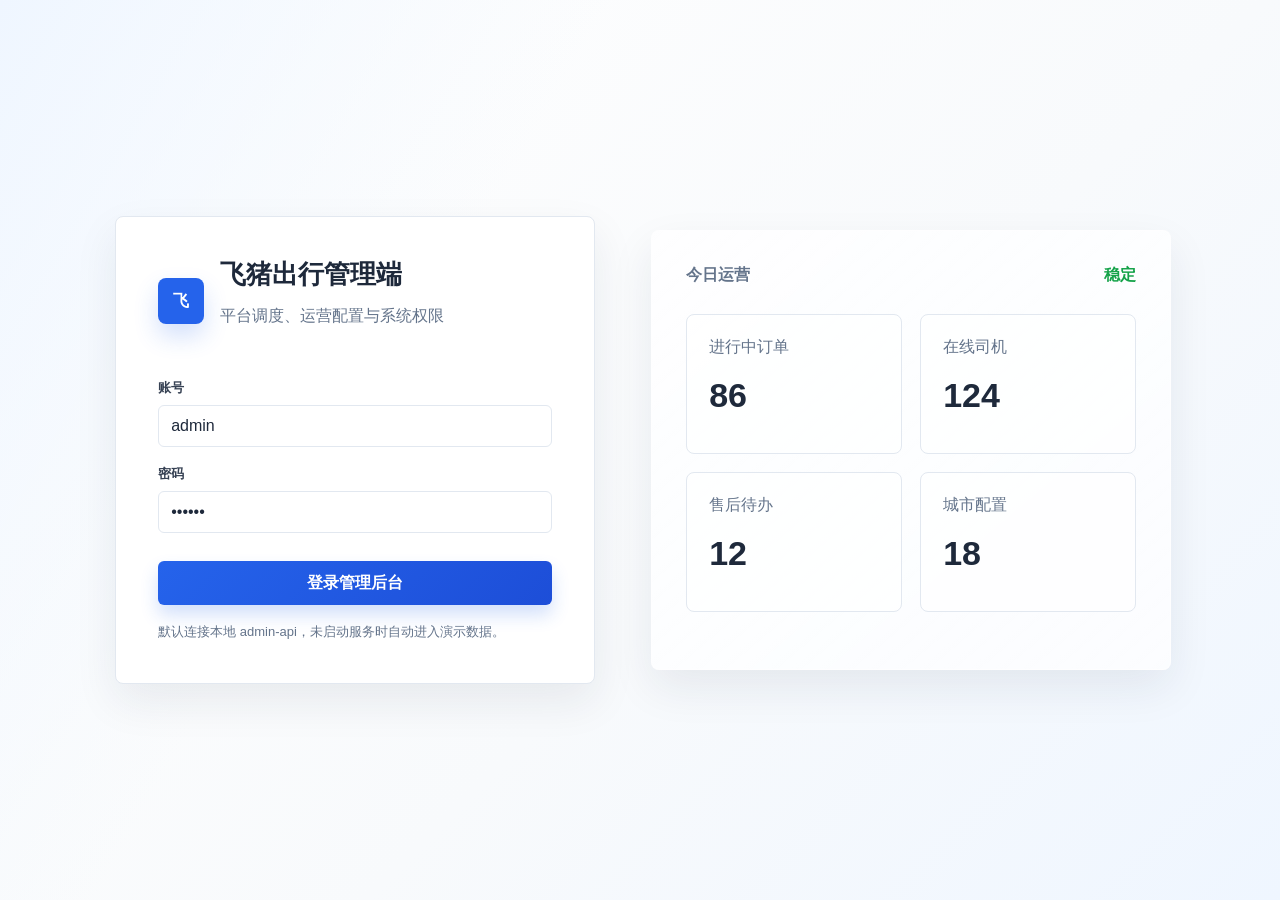
<file: Online ride-hailing/admin-web/index.html>
<!DOCTYPE html>
<html lang="zh-CN">
<head>
  <meta charset="UTF-8">
  <meta name="viewport" content="width=device-width, initial-scale=1.0">
  <title>飞猪出行管理端</title>
  <link rel="stylesheet" href="./styles.css">
</head>
<body>
  <div class="login-screen" id="loginScreen">
    <div class="login-panel">
      <div class="brand-lockup">
        <span class="brand-mark">飞</span>
        <div>
          <h1>飞猪出行管理端</h1>
          <p>平台调度、运营配置与系统权限</p>
        </div>
      </div>

      <form class="login-form" id="loginForm">
        <label>
          <span>账号</span>
          <input id="loginUsername" name="username" type="text" value="admin" autocomplete="username">
        </label>
        <label>
          <span>密码</span>
          <input id="loginPassword" name="password" type="password" value="123456" autocomplete="current-password">
        </label>
        <button class="primary-btn full" type="submit">登录管理后台</button>
      </form>
      <p class="login-note">默认连接本地 admin-api，未启动服务时自动进入演示数据。</p>
    </div>

    <div class="login-preview">
      <div class="preview-top">
        <span>今日运营</span>
        <strong>稳定</strong>
      </div>
      <div class="preview-grid">
        <div>
          <span>进行中订单</span>
          <strong>86</strong>
        </div>
        <div>
          <span>在线司机</span>
          <strong>124</strong>
        </div>
        <div>
          <span>售后待办</span>
          <strong>12</strong>
        </div>
        <div>
          <span>城市配置</span>
          <strong>18</strong>
        </div>
      </div>
    </div>
  </div>

  <div class="app-shell hidden" id="appShell">
    <aside class="sidebar">
      <div class="sidebar-brand">
        <span class="brand-mark">飞</span>
        <div>
          <strong>飞猪出行</strong>
          <span>平台管理端</span>
        </div>
      </div>
      <nav class="nav" id="mainNav"></nav>
      <div class="sidebar-foot">
        <span id="apiModeTag">演示数据</span>
        <button class="ghost-btn" id="openSettingBtn" type="button">接口设置</button>
      </div>
    </aside>

    <main class="main">
      <header class="topbar">
        <div>
          <p class="eyebrow" id="pageModule">工作台</p>
          <h2 id="pageTitle">运营概览</h2>
        </div>
        <div class="topbar-actions">
          <div class="search-box">
            <span>搜索</span>
            <input id="globalSearch" type="search" placeholder="订单号、账号、城市">
          </div>
          <button class="icon-btn" id="refreshBtn" type="button" aria-label="刷新">↻</button>
          <button class="theme-toggle" id="themeToggleBtn" type="button" aria-label="切换主题">
            <span class="theme-dot"></span>
            <strong id="themeToggleText">蓝白</strong>
          </button>
          <div class="admin-chip">
            <span id="adminAvatar">A</span>
            <div>
              <strong id="adminName">admin</strong>
              <small id="adminRole">超级管理员</small>
            </div>
          </div>
        </div>
      </header>

      <section class="content" id="content"></section>
    </main>
  </div>

  <div class="drawer-mask hidden" id="drawerMask"></div>
  <aside class="drawer hidden" id="drawer">
    <div class="drawer-head">
      <div>
        <p class="eyebrow" id="drawerType">编辑</p>
        <h3 id="drawerTitle">表单</h3>
      </div>
      <button class="icon-btn" id="closeDrawerBtn" type="button" aria-label="关闭">×</button>
    </div>
    <form class="drawer-form" id="drawerForm"></form>
  </aside>

  <div class="toast" id="toast"></div>

  <script src="./api.js"></script>
  <script src="./app.js"></script>
</body>
</html>
</file>
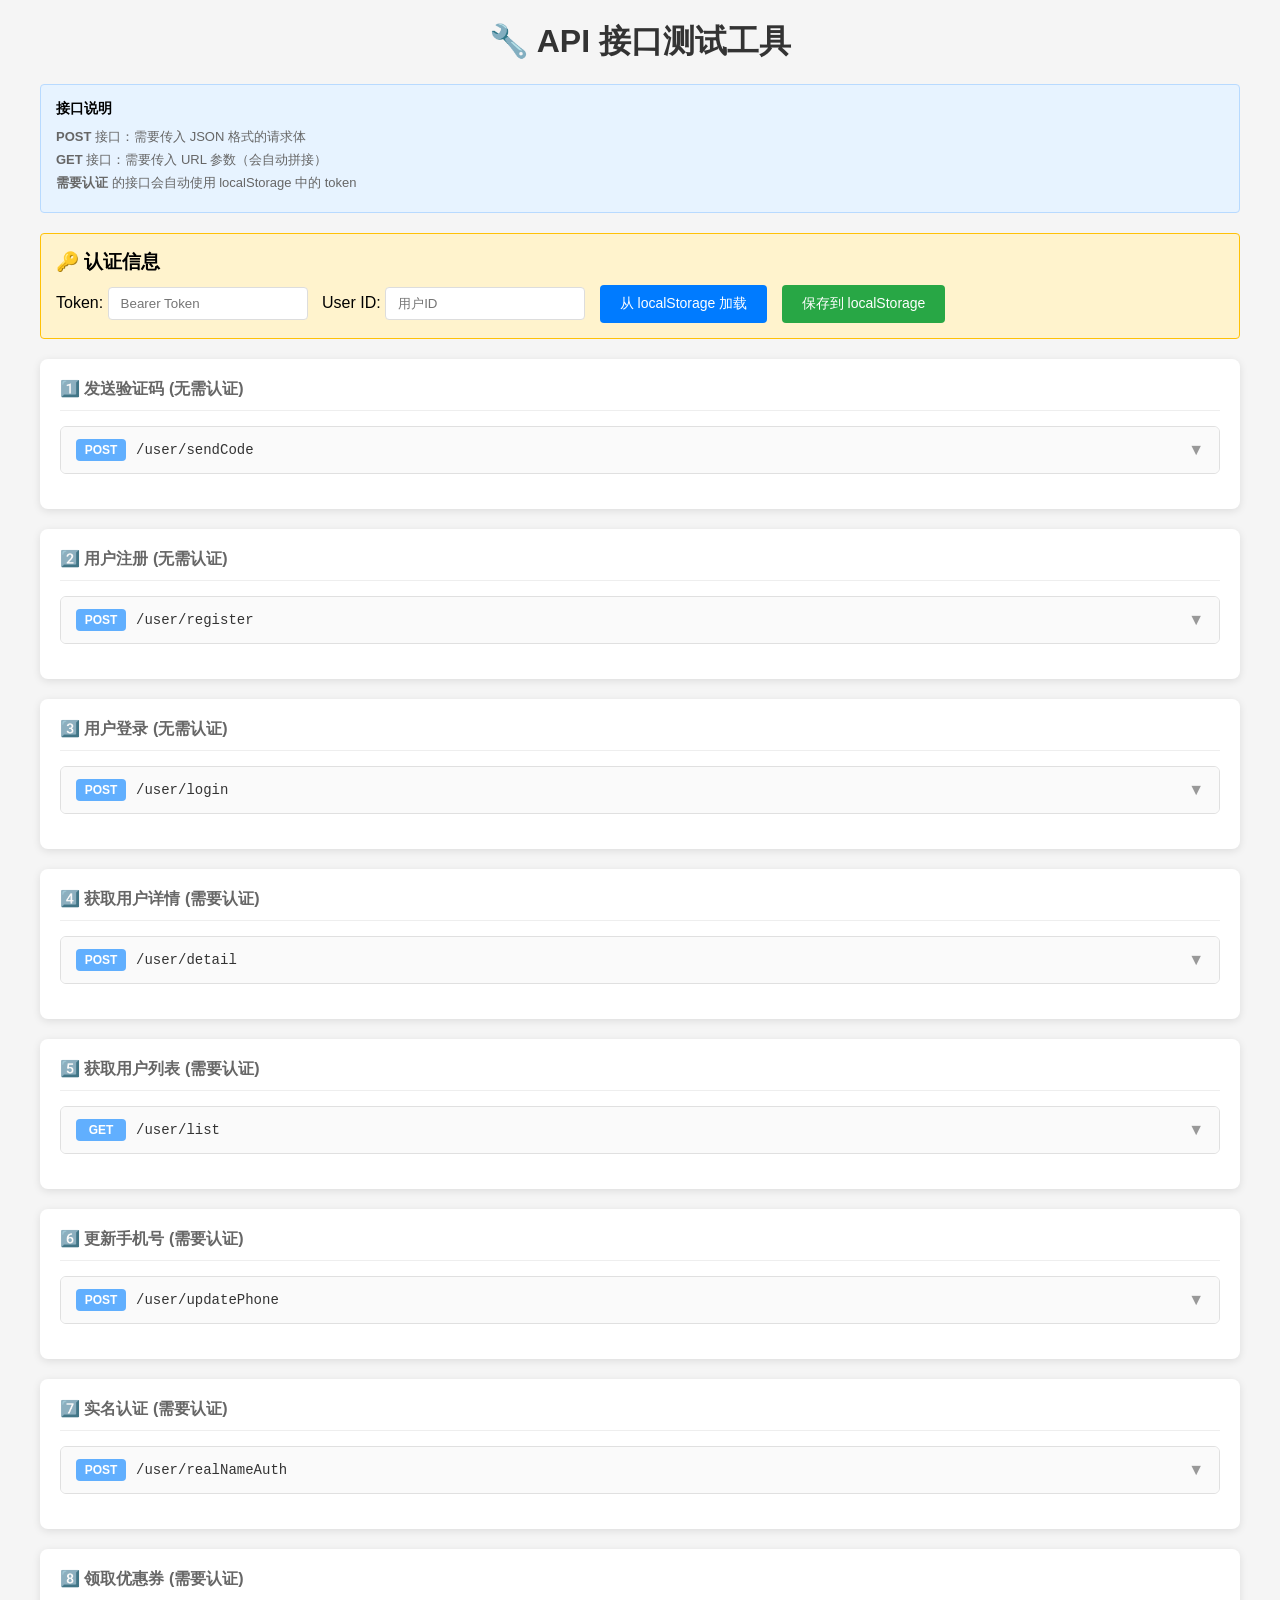
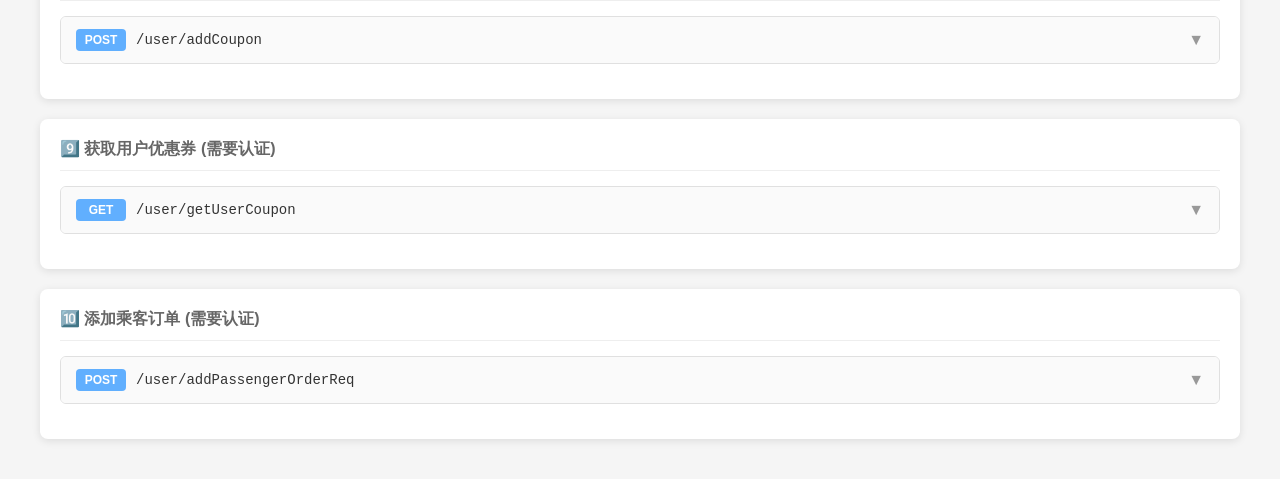
<file: Online ride-hailing/user-web/api-test.html>
<!DOCTYPE html>
<html lang="zh-CN">
<head>
    <meta charset="UTF-8">
    <meta name="viewport" content="width=device-width, initial-scale=1.0">
    <title>API 接口测试工具</title>
    <style>
        * { box-sizing: border-box; margin: 0; padding: 0; }
        body {
            font-family: -apple-system, BlinkMacSystemFont, 'Segoe UI', Roboto, sans-serif;
            background: #f5f5f5;
            padding: 20px;
        }
        .container { max-width: 1200px; margin: 0 auto; }
        h1 { color: #333; margin-bottom: 20px; text-align: center; }
        .section {
            background: #fff;
            border-radius: 8px;
            padding: 20px;
            margin-bottom: 20px;
            box-shadow: 0 2px 8px rgba(0,0,0,0.1);
        }
        .section h2 {
            color: #666;
            font-size: 16px;
            margin-bottom: 15px;
            padding-bottom: 10px;
            border-bottom: 1px solid #eee;
        }
        .api-item {
            border: 1px solid #e0e0e0;
            border-radius: 6px;
            margin-bottom: 15px;
            overflow: hidden;
        }
        .api-header {
            display: flex;
            align-items: center;
            padding: 12px 15px;
            background: #fafafa;
            cursor: pointer;
        }
        .api-header:hover { background: #f0f0f0; }
        .method {
            padding: 4px 8px;
            border-radius: 4px;
            font-size: 12px;
            font-weight: bold;
            margin-right: 10px;
            min-width: 50px;
            text-align: center;
        }
        .method.post { background: #61affe; color: #fff; }
        .method.get { background: #61affe; color: #fff; }
        .path { color: #333; font-family: monospace; font-size: 14px; }
        .toggle { margin-left: auto; color: #999; }
        .api-body { display: none; padding: 15px; background: #fff; }
        .api-body.active { display: block; }
        .form-group { margin-bottom: 12px; }
        .form-group label {
            display: block;
            margin-bottom: 5px;
            color: #666;
            font-size: 13px;
        }
        .form-group input, .form-group textarea {
            width: 100%;
            padding: 10px;
            border: 1px solid #ddd;
            border-radius: 4px;
            font-size: 14px;
        }
        .form-group textarea { height: 100px; resize: vertical; font-family: monospace; }
        .btn {
            padding: 10px 20px;
            border: none;
            border-radius: 4px;
            cursor: pointer;
            font-size: 14px;
            margin-right: 10px;
        }
        .btn-primary { background: #007bff; color: #fff; }
        .btn-primary:hover { background: #0056b3; }
        .btn-success { background: #28a745; color: #fff; }
        .btn-success:hover { background: #1e7e34; }
        .btn-danger { background: #dc3545; color: #fff; }
        .btn-danger:hover { background: #c82333; }
        .result {
            margin-top: 15px;
            padding: 15px;
            background: #f8f9fa;
            border-radius: 4px;
            border: 1px solid #e9ecef;
        }
        .result pre {
            white-space: pre-wrap;
            word-break: break-all;
            font-size: 13px;
            max-height: 300px;
            overflow-y: auto;
        }
        .result-label { 
            font-weight: bold; 
            margin-bottom: 8px;
            color: #333;
        }
        .success { color: #28a745; }
        .error { color: #dc3545; }
        .info-box {
            background: #e7f3ff;
            border: 1px solid #b8daff;
            border-radius: 4px;
            padding: 15px;
            margin-bottom: 20px;
        }
        .info-box h3 { font-size: 14px; margin-bottom: 10px; }
        .info-box p { font-size: 13px; color: #666; margin-bottom: 5px; }
        .auth-info {
            background: #fff3cd;
            border: 1px solid #ffc107;
            border-radius: 4px;
            padding: 15px;
            margin-bottom: 20px;
        }
        .auth-info input {
            padding: 8px 12px;
            border: 1px solid #ddd;
            border-radius: 4px;
            margin-right: 10px;
            width: 200px;
        }
    </style>
</head>
<body>
    <div class="container">
        <h1>🔧 API 接口测试工具</h1>
        
        <div class="info-box">
            <h3>接口说明</h3>
            <p><strong>POST</strong> 接口：需要传入 JSON 格式的请求体</p>
            <p><strong>GET</strong> 接口：需要传入 URL 参数（会自动拼接）</p>
            <p><strong>需要认证</strong> 的接口会自动使用 localStorage 中的 token</p>
        </div>

        <div class="auth-info">
            <h3 style="margin-bottom:10px;">🔑 认证信息</h3>
            <label>Token:</label>
            <input type="text" id="authToken" placeholder="Bearer Token">
            <label>User ID:</label>
            <input type="number" id="authUserId" placeholder="用户ID">
            <button class="btn btn-primary" onclick="loadAuthFromStorage()">从 localStorage 加载</button>
            <button class="btn btn-success" onclick="saveAuthToStorage()">保存到 localStorage</button>
        </div>

        <!-- 发送验证码 -->
        <div class="section">
            <h2>1️⃣ 发送验证码 (无需认证)</h2>
            <div class="api-item">
                <div class="api-header" onclick="toggleApi(this)">
                    <span class="method post">POST</span>
                    <span class="path">/user/sendCode</span>
                    <span class="toggle">▼</span>
                </div>
                <div class="api-body">
                    <div class="form-group">
                        <label>phone (手机号)</label>
                        <input type="text" id="sendCode_phone" value="13800138000">
                    </div>
                    <button class="btn btn-primary" onclick="testApi('sendCode', '/user/sendCode', 'POST', false)">发送请求</button>
                    <div class="result" id="result_sendCode"></div>
                </div>
            </div>
        </div>

        <!-- 用户注册 -->
        <div class="section">
            <h2>2️⃣ 用户注册 (无需认证)</h2>
            <div class="api-item">
                <div class="api-header" onclick="toggleApi(this)">
                    <span class="method post">POST</span>
                    <span class="path">/user/register</span>
                    <span class="toggle">▼</span>
                </div>
                <div class="api-body">
                    <div class="form-group">
                        <label>phone (手机号)</label>
                        <input type="text" id="register_phone" value="13800138000">
                    </div>
                    <div class="form-group">
                        <label>password (密码)</label>
                        <input type="text" id="register_password" value="123456">
                    </div>
                    <div class="form-group">
                        <label>code (验证码)</label>
                        <input type="text" id="register_code" value="123456">
                    </div>
                    <div class="form-group">
                        <label>nickname (昵称)</label>
                        <input type="text" id="register_nickname" value="测试用户">
                    </div>
                    <div class="form-group">
                        <label>avatar (头像URL，可选)</label>
                        <input type="text" id="register_avatar" value="">
                    </div>
                    <button class="btn btn-primary" onclick="testApi('register', '/user/register', 'POST', false)">注册</button>
                    <button class="btn btn-success" onclick="testApiAutoFill('register', '/user/register', 'POST', false)">自动填充并注册</button>
                    <div class="result" id="result_register"></div>
                </div>
            </div>
        </div>

        <!-- 用户登录 -->
        <div class="section">
            <h2>3️⃣ 用户登录 (无需认证)</h2>
            <div class="api-item">
                <div class="api-header" onclick="toggleApi(this)">
                    <span class="method post">POST</span>
                    <span class="path">/user/login</span>
                    <span class="toggle">▼</span>
                </div>
                <div class="api-body">
                    <div class="form-group">
                        <label>phone (手机号)</label>
                        <input type="text" id="login_phone" value="13800138000">
                    </div>
                    <div class="form-group">
                        <label>code (验证码)</label>
                        <input type="text" id="login_code" value="123456">
                    </div>
                    <button class="btn btn-primary" onclick="testApi('login', '/user/login', 'POST', false)">登录</button>
                    <button class="btn btn-success" onclick="loginAndSave()">登录并保存Token</button>
                    <div class="result" id="result_login"></div>
                </div>
            </div>
        </div>

        <!-- 获取用户详情 -->
        <div class="section">
            <h2>4️⃣ 获取用户详情 (需要认证)</h2>
            <div class="api-item">
                <div class="api-header" onclick="toggleApi(this)">
                    <span class="method post">POST</span>
                    <span class="path">/user/detail</span>
                    <span class="toggle">▼</span>
                </div>
                <div class="api-body">
                    <div class="form-group">
                        <label>user_id (用户ID)</label>
                        <input type="number" id="detail_user_id" value="1">
                    </div>
                    <button class="btn btn-primary" onclick="testApi('detail', '/user/detail', 'POST', true)">获取详情</button>
                    <div class="result" id="result_detail"></div>
                </div>
            </div>
        </div>

        <!-- 获取用户列表 -->
        <div class="section">
            <h2>5️⃣ 获取用户列表 (需要认证)</h2>
            <div class="api-item">
                <div class="api-header" onclick="toggleApi(this)">
                    <span class="method get">GET</span>
                    <span class="path">/user/list</span>
                    <span class="toggle">▼</span>
                </div>
                <div class="api-body">
                    <div class="form-group">
                        <label>page (页码)</label>
                        <input type="number" id="list_page" value="1">
                    </div>
                    <div class="form-group">
                        <label>page_size (每页数量)</label>
                        <input type="number" id="list_page_size" value="10">
                    </div>
                    <button class="btn btn-primary" onclick="testApi('list', '/user/list', 'GET', true)">获取列表</button>
                    <div class="result" id="result_list"></div>
                </div>
            </div>
        </div>

        <!-- 更新手机号 -->
        <div class="section">
            <h2>6️⃣ 更新手机号 (需要认证)</h2>
            <div class="api-item">
                <div class="api-header" onclick="toggleApi(this)">
                    <span class="method post">POST</span>
                    <span class="path">/user/updatePhone</span>
                    <span class="toggle">▼</span>
                </div>
                <div class="api-body">
                    <div class="form-group">
                        <label>user_id</label>
                        <input type="number" id="updatePhone_user_id" value="1">
                    </div>
                    <div class="form-group">
                        <label>old_phone (旧手机号)</label>
                        <input type="text" id="updatePhone_old_phone" value="13800138000">
                    </div>
                    <div class="form-group">
                        <label>new_phone (新手机号)</label>
                        <input type="text" id="updatePhone_new_phone" value="13900139000">
                    </div>
                    <div class="form-group">
                        <label>code (验证码)</label>
                        <input type="text" id="updatePhone_code" value="123456">
                    </div>
                    <button class="btn btn-primary" onclick="testApi('updatePhone', '/user/updatePhone', 'POST', true)">更新手机号</button>
                    <div class="result" id="result_updatePhone"></div>
                </div>
            </div>
        </div>

        <!-- 实名认证 -->
        <div class="section">
            <h2>7️⃣ 实名认证 (需要认证)</h2>
            <div class="api-item">
                <div class="api-header" onclick="toggleApi(this)">
                    <span class="method post">POST</span>
                    <span class="path">/user/realNameAuth</span>
                    <span class="toggle">▼</span>
                </div>
                <div class="api-body">
                    <div class="form-group">
                        <label>user_id</label>
                        <input type="number" id="realName_user_id" value="1">
                    </div>
                    <div class="form-group">
                        <label>real_name (真实姓名)</label>
                        <input type="text" id="realName_real_name" value="张三">
                    </div>
                    <div class="form-group">
                        <label>id_card (身份证号)</label>
                        <input type="text" id="realName_id_card" value="110101199001011234">
                    </div>
                    <button class="btn btn-primary" onclick="testApi('realName', '/user/realNameAuth', 'POST', true)">提交认证</button>
                    <div class="result" id="result_realName"></div>
                </div>
            </div>
        </div>

        <!-- 领取优惠券 -->
        <div class="section">
            <h2>8️⃣ 领取优惠券 (需要认证)</h2>
            <div class="api-item">
                <div class="api-header" onclick="toggleApi(this)">
                    <span class="method post">POST</span>
                    <span class="path">/user/addCoupon</span>
                    <span class="toggle">▼</span>
                </div>
                <div class="api-body">
                    <div class="form-group">
                        <label>userId</label>
                        <input type="number" id="coupon_userId" value="1">
                    </div>
                    <div class="form-group">
                        <label>templateId (优惠券模板ID)</label>
                        <input type="number" id="coupon_templateId" value="1">
                    </div>
                    <div class="form-group">
                        <label>count (领取数量)</label>
                        <input type="number" id="coupon_count" value="1">
                    </div>
                    <button class="btn btn-primary" onclick="testApi('coupon', '/user/addCoupon', 'POST', true)">领取优惠券</button>
                    <div class="result" id="result_coupon"></div>
                </div>
            </div>
        </div>

        <!-- 获取用户优惠券 -->
        <div class="section">
            <h2>9️⃣ 获取用户优惠券 (需要认证)</h2>
            <div class="api-item">
                <div class="api-header" onclick="toggleApi(this)">
                    <span class="method get">GET</span>
                    <span class="path">/user/getUserCoupon</span>
                    <span class="toggle">▼</span>
                </div>
                <div class="api-body">
                    <div class="form-group">
                        <label>userId</label>
                        <input type="number" id="userCoupon_userId" value="1">
                    </div>
                    <div class="form-group">
                        <label>status (0-全部, 1-未使用, 2-已使用, 3-已过期)</label>
                        <input type="number" id="userCoupon_status" value="0">
                    </div>
                    <div class="form-group">
                        <label>page (页码)</label>
                        <input type="number" id="userCoupon_page" value="1">
                    </div>
                    <div class="form-group">
                        <label>pageSize (每页数量)</label>
                        <input type="number" id="userCoupon_pageSize" value="10">
                    </div>
                    <button class="btn btn-primary" onclick="testApi('userCoupon', '/user/getUserCoupon', 'GET', true)">获取优惠券</button>
                    <div class="result" id="result_userCoupon"></div>
                </div>
            </div>
        </div>

        <!-- 添加乘客订单 -->
        <div class="section">
            <h2>🔟 添加乘客订单 (需要认证)</h2>
            <div class="api-item">
                <div class="api-header" onclick="toggleApi(this)">
                    <span class="method post">POST</span>
                    <span class="path">/user/addPassengerOrderReq</span>
                    <span class="toggle">▼</span>
                </div>
                <div class="api-body">
                    <div class="form-group">
                        <label>userId</label>
                        <input type="number" id="order_userId" value="1">
                    </div>
                    <div class="form-group">
                        <label>passengerName (乘客姓名)</label>
                        <input type="text" id="order_passengerName" value="张三">
                    </div>
                    <div class="form-group">
                        <label>passengerPhone (乘客电话)</label>
                        <input type="text" id="order_passengerPhone" value="13800138000">
                    </div>
                    <div class="form-group">
                        <label>startAddress (出发地址)</label>
                        <input type="text" id="order_startAddress" value="北京市朝阳区">
                    </div>
                    <div class="form-group">
                        <label>startLng (出发地经度)</label>
                        <input type="number" step="0.0001" id="order_startLng" value="116.397428">
                    </div>
                    <div class="form-group">
                        <label>startLat (出发地纬度)</label>
                        <input type="number" step="0.0001" id="order_startLat" value="39.908823">
                    </div>
                    <div class="form-group">
                        <label>endAddress (目的地址)</label>
                        <input type="text" id="order_endAddress" value="北京市海淀区">
                    </div>
                    <div class="form-group">
                        <label>endLng (目的地经度)</label>
                        <input type="number" step="0.0001" id="order_endLng" value="116.31234">
                    </div>
                    <div class="form-group">
                        <label>endLat (目的地纬度)</label>
                        <input type="number" step="0.0001" id="order_endLat" value="39.94567">
                    </div>
                    <div class="form-group">
                        <label>carType (车型: 1-快车, 2-优享, 3-专车, 4-豪华)</label>
                        <input type="number" id="order_carType" value="1">
                    </div>
                    <div class="form-group">
                        <label>couponId (优惠券ID，可选)</label>
                        <input type="number" id="order_couponId" value="0">
                    </div>
                    <div class="form-group">
                        <label>remark (备注，可选)</label>
                        <input type="text" id="order_remark" value="">
                    </div>
                    <button class="btn btn-primary" onclick="testApi('order', '/user/addPassengerOrderReq', 'POST', true)">创建订单</button>
                    <div class="result" id="result_order"></div>
                </div>
            </div>
        </div>
    </div>

    <script>
        const API_BASE = 'http://127.0.0.1:8888';

        // 加载 localStorage 中的认证信息
        function loadAuthFromStorage() {
            document.getElementById('authToken').value = localStorage.getItem('user_token') || '';
            document.getElementById('authUserId').value = localStorage.getItem('user_id') || '';
        }

        // 保存认证信息到 localStorage
        function saveAuthToStorage() {
            localStorage.setItem('user_token', document.getElementById('authToken').value);
            localStorage.setItem('user_id', document.getElementById('authUserId').value);
            alert('已保存到 localStorage');
        }

        // 切换 API 展开/收起
        function toggleApi(el) {
            const body = el.nextElementSibling;
            const toggle = el.querySelector('.toggle');
            if (body.classList.contains('active')) {
                body.classList.remove('active');
                toggle.textContent = '▼';
            } else {
                body.classList.add('active');
                toggle.textContent = '▲';
            }
        }

        // 构建请求数据
        function buildRequestData(apiName) {
            const prefix = apiName;
            const inputs = document.querySelectorAll(`#result_${prefix}`).parentElement.querySelectorAll('input');
            const data = {};
            
            // 根据不同的 API 获取对应的输入框值
            const fieldMap = {
                'sendCode': ['sendCode_phone'],
                'register': ['register_phone', 'register_password', 'register_code', 'register_nickname', 'register_avatar'],
                'login': ['login_phone', 'login_code'],
                'detail': ['detail_user_id'],
                'list': ['list_page', 'list_page_size'],
                'updatePhone': ['updatePhone_user_id', 'updatePhone_old_phone', 'updatePhone_new_phone', 'updatePhone_code'],
                'realName': ['realName_user_id', 'realName_real_name', 'realName_id_card'],
                'coupon': ['coupon_userId', 'coupon_templateId', 'coupon_count'],
                'userCoupon': ['userCoupon_userId', 'userCoupon_status', 'userCoupon_page', 'userCoupon_pageSize'],
                'order': ['order_userId', 'order_passengerName', 'order_passengerPhone', 'order_startAddress', 
                         'order_startLng', 'order_startLat', 'order_endAddress', 'order_endLng', 'order_endLat',
                         'order_carType', 'order_couponId', 'order_remark']
            };

            const fields = fieldMap[apiName] || [];
            fields.forEach(fieldId => {
                const input = document.getElementById(fieldId);
                if (input) {
                    // 将下划线格式的ID转换为驼峰或下划线格式
                    const key = fieldId.replace(new RegExp('^' + prefix + '_'), '');
                    let value = input.value;
                    
                    // 数字类型转换
                    if (input.type === 'number') {
                        value = value === '' ? 0 : Number(value);
                    }
                    
                    // 映射字段名
                    const fieldMapping = {
                        'phone': 'phone',
                        'password': 'password',
                        'code': 'code',
                        'nickname': 'nickname',
                        'avatar': 'avatar',
                        'user_id': 'user_id',
                        'page': 'page',
                        'page_size': 'page_size',
                        'userId': 'userId',
                        'old_phone': 'old_phone',
                        'new_phone': 'new_phone',
                        'real_name': 'real_name',
                        'id_card': 'id_card',
                        'templateId': 'templateId',
                        'count': 'count',
                        'status': 'status',
                        'pageSize': 'pageSize',
                        'passengerName': 'passengerName',
                        'passengerPhone': 'passengerPhone',
                        'startAddress': 'startAddress',
                        'startLng': 'startLng',
                        'startLat': 'startLat',
                        'endAddress': 'endAddress',
                        'endLng': 'endLng',
                        'endLat': 'endLat',
                        'carType': 'carType',
                        'couponId': 'couponId',
                        'remark': 'remark'
                    };
                    
                    data[fieldMapping[key] || key] = value;
                }
            });
            
            return data;
        }

        // 测试 API
        async function testApi(apiName, path, method, needAuth) {
            const resultDiv = document.getElementById(`result_${apiName}`);
            resultDiv.innerHTML = '<div class="result-label">⏳ 请求中...</div>';
            
            try {
                let url = API_BASE + path;
                let body = null;
                const headers = {
                    'Content-Type': 'application/json'
                };
                
                // 获取 token
                const tokenInput = document.getElementById('authToken').value;
                const token = tokenInput || localStorage.getItem('user_token');
                
                if (needAuth && token) {
                    headers['Authorization'] = `Bearer ${token}`;
                }
                
                if (method === 'GET') {
                    // GET 请求：将参数拼接到 URL
                    const data = buildRequestData(apiName);
                    const params = new URLSearchParams();
                    for (const [key, value] of Object.entries(data)) {
                        if (value !== '' && value !== null && value !== undefined) {
                            params.append(key, value);
                        }
                    }
                    if (params.toString()) {
                        url += '?' + params.toString();
                    }
                } else {
                    // POST 请求：JSON body
                    body = JSON.stringify(buildRequestData(apiName));
                }
                
                console.log(`请求: ${method} ${url}`);
                console.log('Body:', body);
                
                const response = await fetch(url, {
                    method,
                    headers,
                    body
                });
                
                const result = await response.json();
                
                let statusClass = response.ok ? 'success' : 'error';
                let statusText = response.ok ? '✅ 成功' : `❌ 失败 (${response.status})`;
                
                resultDiv.innerHTML = `
                    <div class="result-label ${statusClass}">${statusText}</div>
                    <pre>${JSON.stringify(result, null, 2)}</pre>
                `;
                
            } catch (error) {
                resultDiv.innerHTML = `
                    <div class="result-label error">❌ 网络错误</div>
                    <pre>${error.message}</pre>
                `;
            }
        }

        // 登录并保存 Token
        async function loginAndSave() {
            const phone = document.getElementById('login_phone').value;
            const code = document.getElementById('login_code').value;
            
            try {
                const response = await fetch(API_BASE + '/user/login', {
                    method: 'POST',
                    headers: { 'Content-Type': 'application/json' },
                    body: JSON.stringify({ phone, code })
                });
                
                const result = await response.json();
                
                if (result.code === 0 || result.code === 200) {
                    const userId = result.data?.user_id || result.data?.UserId;
                    const token = result.data?.token || result.data?.Token;
                    
                    if (token) {
                        localStorage.setItem('user_token', token);
                        localStorage.setItem('user_id', String(userId));
                        document.getElementById('authToken').value = token;
                        document.getElementById('authUserId').value = userId;
                        alert('登录成功！Token 已保存到 localStorage');
                    }
                    
                    document.getElementById('result_login').innerHTML = `
                        <div class="result-label success">✅ 登录成功</div>
                        <pre>${JSON.stringify(result, null, 2)}</pre>
                    `;
                } else {
                    document.getElementById('result_login').innerHTML = `
                        <div class="result-label error">❌ 登录失败</div>
                        <pre>${JSON.stringify(result, null, 2)}</pre>
                    `;
                }
            } catch (error) {
                document.getElementById('result_login').innerHTML = `
                    <div class="result-label error">❌ 网络错误</div>
                    <pre>${error.message}</pre>
                `;
            }
        }

        // 自动填充并注册
        async function testApiAutoFill(apiName, path, method, needAuth) {
            // 1. 先发送验证码
            const phone = document.getElementById('register_phone').value;
            try {
                await fetch(API_BASE + '/user/sendCode', {
                    method: 'POST',
                    headers: { 'Content-Type': 'application/json' },
                    body: JSON.stringify({ phone })
                });
            } catch (e) {}
            
            // 2. 使用默认验证码注册
            document.getElementById('register_code').value = '123456';
            testApi(apiName, path, method, needAuth);
        }

        // 页面加载时自动加载认证信息
        window.onload = function() {
            loadAuthFromStorage();
        };
    </script>
</body>
</html>
</file>
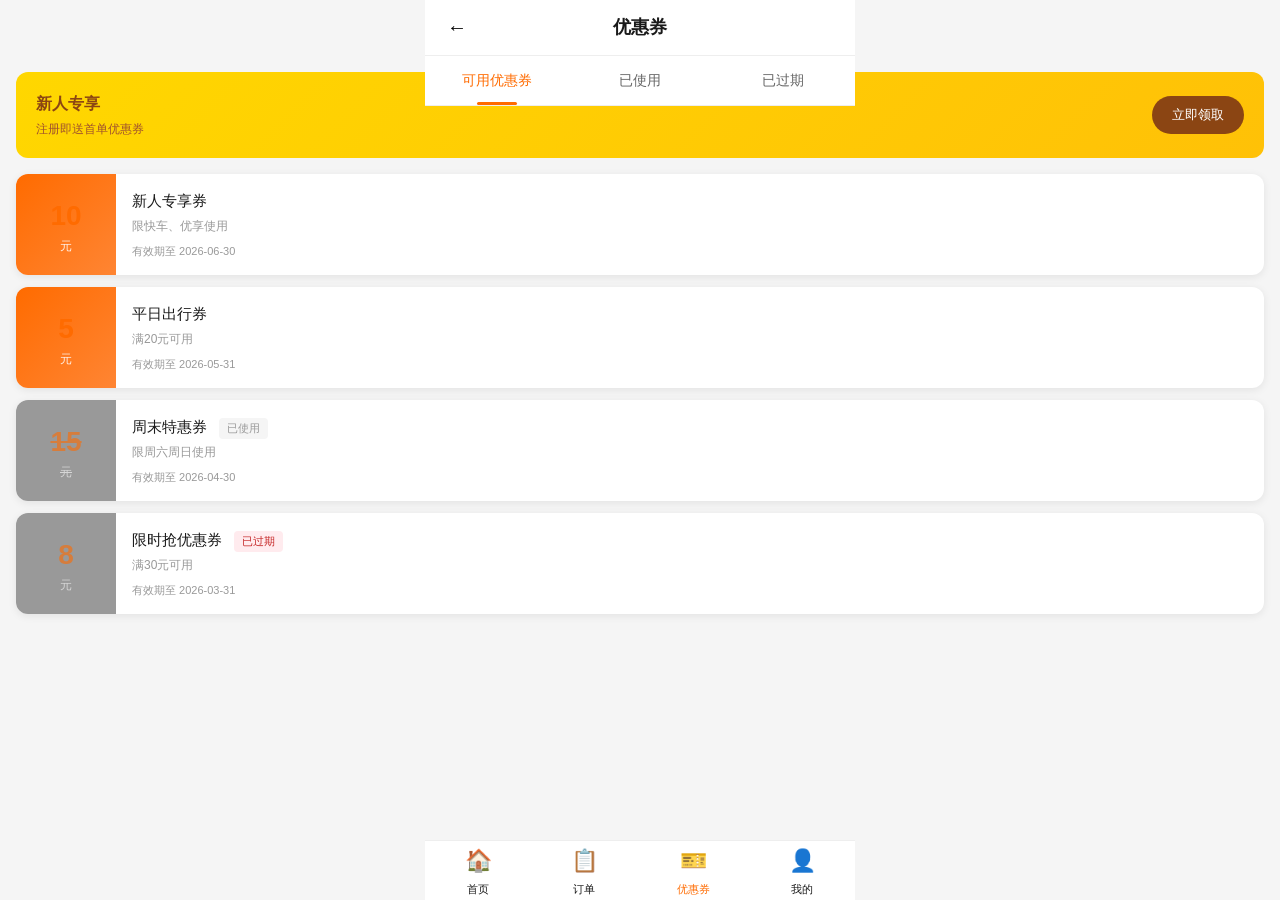
<file: Online ride-hailing/user-web/coupons.html>
<!DOCTYPE html>
<html lang="zh-CN">
<head>
  <meta charset="UTF-8">
  <meta name="viewport" content="width=device-width, initial-scale=1.0, maximum-scale=1.0, user-scalable=no">
  <title>优惠券 - 飞猪出行</title>
  <link rel="stylesheet" href="./styles.css">
  <style>
    .coupon-page {
      min-height: 100vh;
      background: var(--bg-gray);
      padding-bottom: 80px;
    }
    
    .page-header {
      position: fixed;
      top: 0;
      left: 50%;
      transform: translateX(-50%);
      width: 100%;
      max-width: 430px;
      height: 56px;
      background: var(--bg-white);
      display: flex;
      align-items: center;
      padding: 0 16px;
      z-index: 100;
      border-bottom: 1px solid var(--border-color);
    }
    
    .page-header h1 {
      flex: 1;
      text-align: center;
      font-size: 18px;
      font-weight: 600;
    }
    
    .back-btn {
      width: 32px;
      height: 32px;
      border: none;
      background: none;
      font-size: 20px;
      cursor: pointer;
    }
    
    .coupon-list {
      padding: 72px 16px 16px;
    }
    
    .coupon-empty {
      text-align: center;
      padding: 60px 20px;
    }
    
    .coupon-empty-icon {
      font-size: 64px;
      margin-bottom: 16px;
    }
    
    .coupon-empty-text {
      color: var(--text-secondary);
      font-size: 14px;
      margin-bottom: 16px;
    }
    
    .get-coupon-btn {
      display: inline-block;
      padding: 12px 24px;
      background: linear-gradient(135deg, var(--primary) 0%, var(--primary-dark) 100%);
      color: white;
      border-radius: var(--radius-lg);
      font-size: 14px;
      font-weight: 500;
      cursor: pointer;
    }
    
    .coupon-card {
      background: var(--bg-white);
      border-radius: var(--radius-md);
      margin-bottom: 12px;
      overflow: hidden;
      box-shadow: var(--shadow-sm);
    }
    
    .coupon-available {
      display: flex;
      align-items: stretch;
    }
    
    .coupon-left {
      width: 100px;
      background: linear-gradient(135deg, var(--primary) 0%, #FF8533 100%);
      display: flex;
      flex-direction: column;
      align-items: center;
      justify-content: center;
      padding: 16px;
      color: white;
    }
    
    .coupon-value {
      font-size: 28px;
      font-weight: 700;
    }
    
    .coupon-unit {
      font-size: 12px;
      opacity: 0.9;
    }
    
    .coupon-right {
      flex: 1;
      padding: 16px;
      display: flex;
      flex-direction: column;
      justify-content: center;
    }
    
    .coupon-name {
      font-size: 15px;
      font-weight: 500;
      margin-bottom: 4px;
    }
    
    .coupon-desc {
      font-size: 12px;
      color: var(--text-light);
      margin-bottom: 8px;
    }
    
    .coupon-time {
      font-size: 11px;
      color: var(--text-light);
    }
    
    .coupon-action {
      position: absolute;
      right: 16px;
      top: 50%;
      transform: translateY(-50%);
    }
    
    .use-btn {
      padding: 8px 16px;
      background: var(--primary);
      color: white;
      border: none;
      border-radius: 20px;
      font-size: 13px;
      cursor: pointer;
    }
    
    .coupon-used .coupon-left {
      background: var(--text-light);
    }
    
    .coupon-used .coupon-value,
    .coupon-used .coupon-unit {
      opacity: 0.6;
      text-decoration: line-through;
    }
    
    .coupon-expired .coupon-left {
      background: var(--text-light);
    }
    
    .coupon-expired .coupon-value,
    .coupon-expired .coupon-unit {
      opacity: 0.6;
    }
    
    .status-badge {
      display: inline-block;
      padding: 2px 8px;
      border-radius: 4px;
      font-size: 11px;
      margin-left: 8px;
    }
    
    .status-badge.used {
      background: var(--bg-gray);
      color: var(--text-light);
    }
    
    .status-badge.expired {
      background: #FFEBEE;
      color: #C62828;
    }
    
    .tab-bar {
      display: flex;
      background: var(--bg-white);
      border-bottom: 1px solid var(--border-color);
      position: fixed;
      top: 56px;
      left: 50%;
      transform: translateX(-50%);
      width: 100%;
      max-width: 430px;
      z-index: 99;
    }
    
    .tab-item {
      flex: 1;
      padding: 14px;
      text-align: center;
      font-size: 14px;
      color: var(--text-secondary);
      cursor: pointer;
      position: relative;
    }
    
    .tab-item.active {
      color: var(--primary);
      font-weight: 500;
    }
    
    .tab-item.active::after {
      content: '';
      position: absolute;
      bottom: 0;
      left: 50%;
      transform: translateX(-50%);
      width: 40px;
      height: 3px;
      background: var(--primary);
      border-radius: 2px;
    }
    
    .banner {
      background: linear-gradient(135deg, #FFD700 0%, #FFC107 100%);
      border-radius: var(--radius-md);
      padding: 20px;
      margin-bottom: 16px;
      display: flex;
      align-items: center;
      justify-content: space-between;
    }
    
    .banner-text h3 {
      font-size: 16px;
      color: #8B4513;
      margin-bottom: 4px;
    }
    
    .banner-text p {
      font-size: 12px;
      color: #A0522D;
    }
    
    .banner-btn {
      padding: 10px 20px;
      background: #8B4513;
      color: white;
      border: none;
      border-radius: 20px;
      font-size: 13px;
      cursor: pointer;
    }
  </style>
</head>
<body>
  <div class="coupon-page">
    <header class="page-header">
      <button class="back-btn" onclick="history.back()">←</button>
      <h1>优惠券</h1>
      <div style="width: 32px;"></div>
    </header>
    
    <div class="tab-bar">
      <div class="tab-item active" data-tab="available">可用优惠券</div>
      <div class="tab-item" data-tab="used">已使用</div>
      <div class="tab-item" data-tab="expired">已过期</div>
    </div>
    
    <div class="coupon-list" id="couponList">
      <div class="banner">
        <div class="banner-text">
          <h3>新人专享</h3>
          <p>注册即送首单优惠券</p>
        </div>
        <button class="banner-btn">立即领取</button>
      </div>
    </div>
    
    <nav class="bottom-nav">
      <div class="nav-item">
        <span class="nav-icon">🏠</span>
        <span class="nav-text">首页</span>
      </div>
      <div class="nav-item">
        <span class="nav-icon">📋</span>
        <span class="nav-text">订单</span>
      </div>
      <div class="nav-item active">
        <span class="nav-icon">🎫</span>
        <span class="nav-text">优惠券</span>
      </div>
      <div class="nav-item">
        <span class="nav-icon">👤</span>
        <span class="nav-text">我的</span>
      </div>
    </nav>
  </div>
  
  <div class="toast" id="toast"></div>
  
  <script src="./api.js"></script>
  <script>
    (function() {
      const couponList = document.getElementById('couponList');
      const toast = document.getElementById('toast');
      const tabItems = document.querySelectorAll('.tab-item');
      const navItems = document.querySelectorAll('.nav-item');
      
      let currentTab = 'available';
      
      function showToast(message, type = 'success') {
        toast.textContent = message;
        toast.className = 'toast show ' + type;
        setTimeout(() => toast.className = 'toast', 2500);
      }
      
      function renderCoupon(coupon) {
        return `
          <div class="coupon-card coupon-${coupon.status}">
            <div class="coupon-available">
              <div class="coupon-left">
                <span class="coupon-value">${coupon.value}</span>
                <span class="coupon-unit">元</span>
              </div>
              <div class="coupon-right">
                <div class="coupon-name">
                  ${coupon.name}
                  ${coupon.status === 'used' ? '<span class="status-badge used">已使用</span>' : ''}
                  ${coupon.status === 'expired' ? '<span class="status-badge expired">已过期</span>' : ''}
                </div>
                <div class="coupon-desc">${coupon.desc}</div>
                <div class="coupon-time">有效期至 ${coupon.expireTime}</div>
              </div>
            </div>
          </div>
        `;
      }
      
      function renderCoupons(coupons) {
        let html = '';
        
        if (currentTab === 'available') {
          html += `
            <div class="banner">
              <div class="banner-text">
                <h3>新人专享</h3>
                <p>注册即送首单优惠券</p>
              </div>
              <button class="banner-btn" onclick="showToast('领取成功')">立即领取</button>
            </div>
          `;
        }
        
        if (!coupons || coupons.length === 0) {
          html += `
            <div class="coupon-empty">
              <div class="coupon-empty-icon">🎫</div>
              <div class="coupon-empty-text">暂无${currentTab === 'available' ? '可用' : currentTab === 'used' ? '已使用' : '已过期'}优惠券</div>
              ${currentTab === 'available' ? '<div class="get-coupon-btn">去领取更多</div>' : ''}
            </div>
          `;
        } else {
          html += coupons.map(renderCoupon).join('');
        }
        
        couponList.innerHTML = html;
      }
      
      function loadCoupons() {
        const mockCoupons = [
          {
            id: 1,
            status: 'available',
            value: 10,
            name: '新人专享券',
            desc: '限快车、优享使用',
            expireTime: '2026-06-30'
          },
          {
            id: 2,
            status: 'available',
            value: 5,
            name: '平日出行券',
            desc: '满20元可用',
            expireTime: '2026-05-31'
          },
          {
            id: 3,
            status: 'used',
            value: 15,
            name: '周末特惠券',
            desc: '限周六周日使用',
            expireTime: '2026-04-30'
          },
          {
            id: 4,
            status: 'expired',
            value: 8,
            name: '限时抢优惠券',
            desc: '满30元可用',
            expireTime: '2026-03-31'
          }
        ];
        
        let filteredCoupons = mockCoupons;
        if (currentTab !== 'available') {
          filteredCoupons = mockCoupons.filter(c => c.status === currentTab);
        }
        
        renderCoupons(filteredCoupons);
      }
      
      tabItems.forEach(item => {
        item.addEventListener('click', () => {
          tabItems.forEach(i => i.classList.remove('active'));
          item.classList.add('active');
          currentTab = item.dataset.tab;
          loadCoupons();
        });
      });
      
      navItems.forEach((item, index) => {
        item.addEventListener('click', () => {
          if (index === 0) window.location.href = './ride-hailing.html';
          else if (index === 1) window.location.href = './order.html';
          else if (index === 3) window.location.href = './profile.html';
        });
      });
      
      loadCoupons();
    })();
  </script>
</body>
</html>
</file>
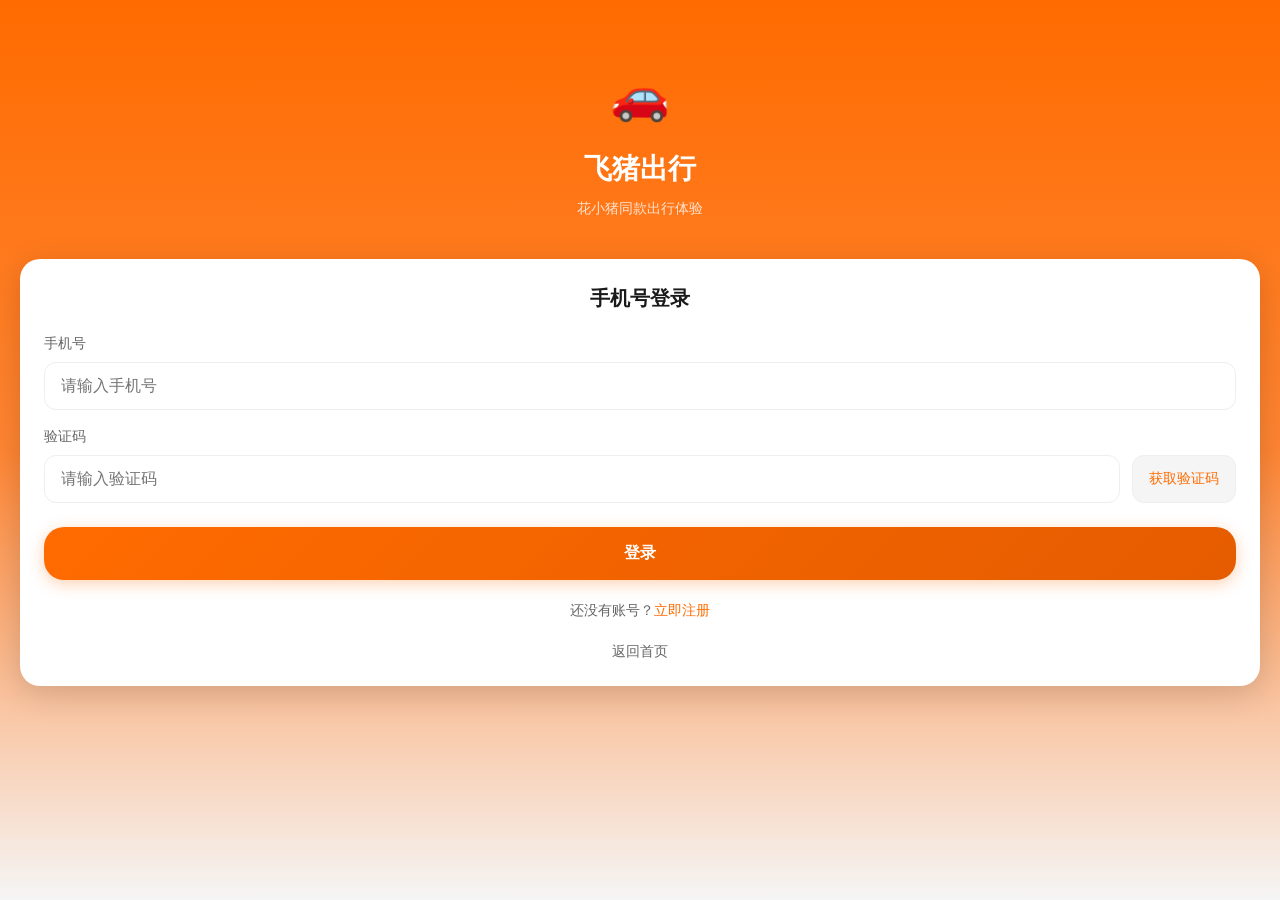
<file: Online ride-hailing/user-web/login.html>
<!DOCTYPE html>
<html lang="zh-CN">
<head>
  <meta charset="UTF-8">
  <meta name="viewport" content="width=device-width, initial-scale=1.0, maximum-scale=1.0, user-scalable=no">
  <title>登录 - 飞猪出行</title>
  <link rel="stylesheet" href="./styles.css">
  <style>
    .login-page {
      min-height: 100vh;
      background: linear-gradient(180deg, var(--primary) 0%, var(--primary-light) 50%, var(--bg-gray) 100%);
      padding: 20px;
    }
    
    .login-header {
      padding: 40px 0;
      text-align: center;
    }
    
    .login-logo {
      font-size: 48px;
      margin-bottom: 16px;
    }
    
    .login-title {
      font-size: 28px;
      font-weight: 700;
      color: white;
      margin-bottom: 8px;
    }
    
    .login-subtitle {
      font-size: 14px;
      color: rgba(255, 255, 255, 0.8);
    }
    
    .login-card {
      background: var(--bg-white);
      border-radius: var(--radius-lg);
      padding: 24px;
      box-shadow: var(--shadow-lg);
    }
    
    .login-card h2 {
      font-size: 20px;
      font-weight: 600;
      margin-bottom: 20px;
      text-align: center;
    }
    
    .form-group {
      margin-bottom: 16px;
    }
    
    .form-label {
      display: block;
      font-size: 14px;
      color: var(--text-secondary);
      margin-bottom: 8px;
    }
    
    .form-input {
      width: 100%;
      padding: 14px 16px;
      border: 1px solid var(--border-color);
      border-radius: var(--radius-md);
      font-size: 16px;
      outline: none;
      transition: border-color 0.2s, box-shadow 0.2s;
    }
    
    .form-input:focus {
      border-color: var(--primary);
      box-shadow: 0 0 0 3px rgba(255, 107, 0, 0.1);
    }
    
    .code-group {
      display: flex;
      gap: 12px;
    }
    
    .code-group .form-input {
      flex: 1;
    }
    
    .code-btn {
      flex-shrink: 0;
      padding: 14px 16px;
      background: var(--bg-gray);
      border: 1px solid var(--border-color);
      border-radius: var(--radius-md);
      font-size: 14px;
      color: var(--primary);
      font-weight: 500;
      cursor: pointer;
      transition: all 0.2s;
      min-width: 100px;
    }
    
    .code-btn:hover:not(:disabled) {
      background: rgba(255, 107, 0, 0.1);
    }
    
    .code-btn:disabled {
      color: var(--text-light);
      cursor: not-allowed;
    }
    
    .login-btn {
      width: 100%;
      padding: 16px;
      background: linear-gradient(135deg, var(--primary) 0%, var(--primary-dark) 100%);
      border: none;
      border-radius: var(--radius-lg);
      color: white;
      font-size: 16px;
      font-weight: 600;
      cursor: pointer;
      margin-top: 8px;
      transition: transform 0.2s, box-shadow 0.2s;
      box-shadow: 0 4px 16px rgba(255, 107, 0, 0.3);
    }
    
    .login-btn:hover:not(:disabled) {
      transform: translateY(-2px);
      box-shadow: 0 6px 20px rgba(255, 107, 0, 0.4);
    }
    
    .login-btn:disabled {
      opacity: 0.7;
      cursor: not-allowed;
      transform: none;
    }
    
    .register-link {
      text-align: center;
      margin-top: 20px;
      font-size: 14px;
      color: var(--text-secondary);
    }
    
    .register-link a {
      color: var(--primary);
      text-decoration: none;
      font-weight: 500;
    }
    
    .back-home {
      display: block;
      text-align: center;
      margin-top: 20px;
      color: var(--text-secondary);
      text-decoration: none;
      font-size: 14px;
    }
  </style>
</head>
<body>
  <div class="login-page">
    <div class="login-header">
      <div class="login-logo">🚗</div>
      <h1 class="login-title">飞猪出行</h1>
      <p class="login-subtitle">花小猪同款出行体验</p>
    </div>
    
    <div class="login-card">
      <h2>手机号登录</h2>
      <form id="loginForm">
        <div class="form-group">
          <label class="form-label">手机号</label>
          <input type="tel" class="form-input" id="phone" name="phone" placeholder="请输入手机号" maxlength="11">
        </div>
        <div class="form-group">
          <label class="form-label">验证码</label>
          <div class="code-group">
            <input type="text" class="form-input" id="code" name="code" placeholder="请输入验证码" maxlength="6">
            <button type="button" class="code-btn" id="sendCodeBtn">获取验证码</button>
          </div>
        </div>
        <button type="submit" class="login-btn" id="loginBtn">登录</button>
      </form>
      <div class="register-link">
        还没有账号？<a href="./register.html">立即注册</a>
      </div>
      <a href="./ride-hailing.html" class="back-home">返回首页</a>
    </div>
  </div>
  
  <div class="toast" id="toast"></div>
  
  <script src="./api.js"></script>
  <script>
    (function() {
      const form = document.getElementById('loginForm');
      const phoneInput = document.getElementById('phone');
      const codeInput = document.getElementById('code');
      const sendCodeBtn = document.getElementById('sendCodeBtn');
      const loginBtn = document.getElementById('loginBtn');
      const toast = document.getElementById('toast');
      
      let countdown = 0;
      let timer = null;
      
      function showToast(message, type = 'success') {
        toast.textContent = message;
        toast.className = 'toast show ' + type;
        setTimeout(() => {
          toast.className = 'toast';
        }, 2500);
      }
      
      function toPhoneValid(phone) {
        return /^1\d{10}$/.test(phone);
      }
      
      function updateSendCodeBtn() {
        if (countdown > 0) {
          sendCodeBtn.disabled = true;
          sendCodeBtn.textContent = countdown + 's';
        } else {
          sendCodeBtn.disabled = false;
          sendCodeBtn.textContent = '获取验证码';
        }
      }
      
      function startCountdown() {
        countdown = 60;
        updateSendCodeBtn();
        timer = setInterval(() => {
          countdown--;
          updateSendCodeBtn();
          if (countdown <= 0) {
            clearInterval(timer);
            timer = null;
          }
        }, 1000);
      }
      
      sendCodeBtn.addEventListener('click', async () => {
        const phone = phoneInput.value.trim();
        if (!toPhoneValid(phone)) {
          showToast('请输入正确的手机号', 'error');
          return;
        }
        
        sendCodeBtn.disabled = true;
        try {
          const res = await window.UserApi.sendCode({ phone });
          if (window.UserApi.isSuccessCode(res.code)) {
            showToast('验证码已发送');
            startCountdown();
          } else {
            showToast(res.message || '发送失败', 'error');
            sendCodeBtn.disabled = false;
          }
        } catch (e) {
          showToast('网络错误', 'error');
          sendCodeBtn.disabled = false;
        }
      });
      
      form.addEventListener('submit', async (e) => {
        e.preventDefault();
        
        const phone = phoneInput.value.trim();
        const code = codeInput.value.trim();
        
        if (!toPhoneValid(phone)) {
          showToast('请输入正确的手机号', 'error');
          return;
        }
        
        if (!code || code.length < 4) {
          showToast('请输入验证码', 'error');
          return;
        }
        
        loginBtn.disabled = true;
        loginBtn.textContent = '登录中...';
        
        try {
          const res = await window.UserApi.login({ phone, code });
          if (window.UserApi.isSuccessCode(res.code)) {
            showToast('登录成功');
            setTimeout(() => {
              const params = new URLSearchParams(window.location.search);
              const returnTo = params.get('returnTo') || 'ride-hailing.html';
              window.location.href = './' + returnTo;
            }, 500);
          } else {
            showToast(res.message || '登录失败', 'error');
          }
        } catch (e) {
          showToast('网络错误', 'error');
        } finally {
          loginBtn.disabled = false;
          loginBtn.textContent = '登录';
        }
      });
    })();
  </script>
</body>
</html>
</file>
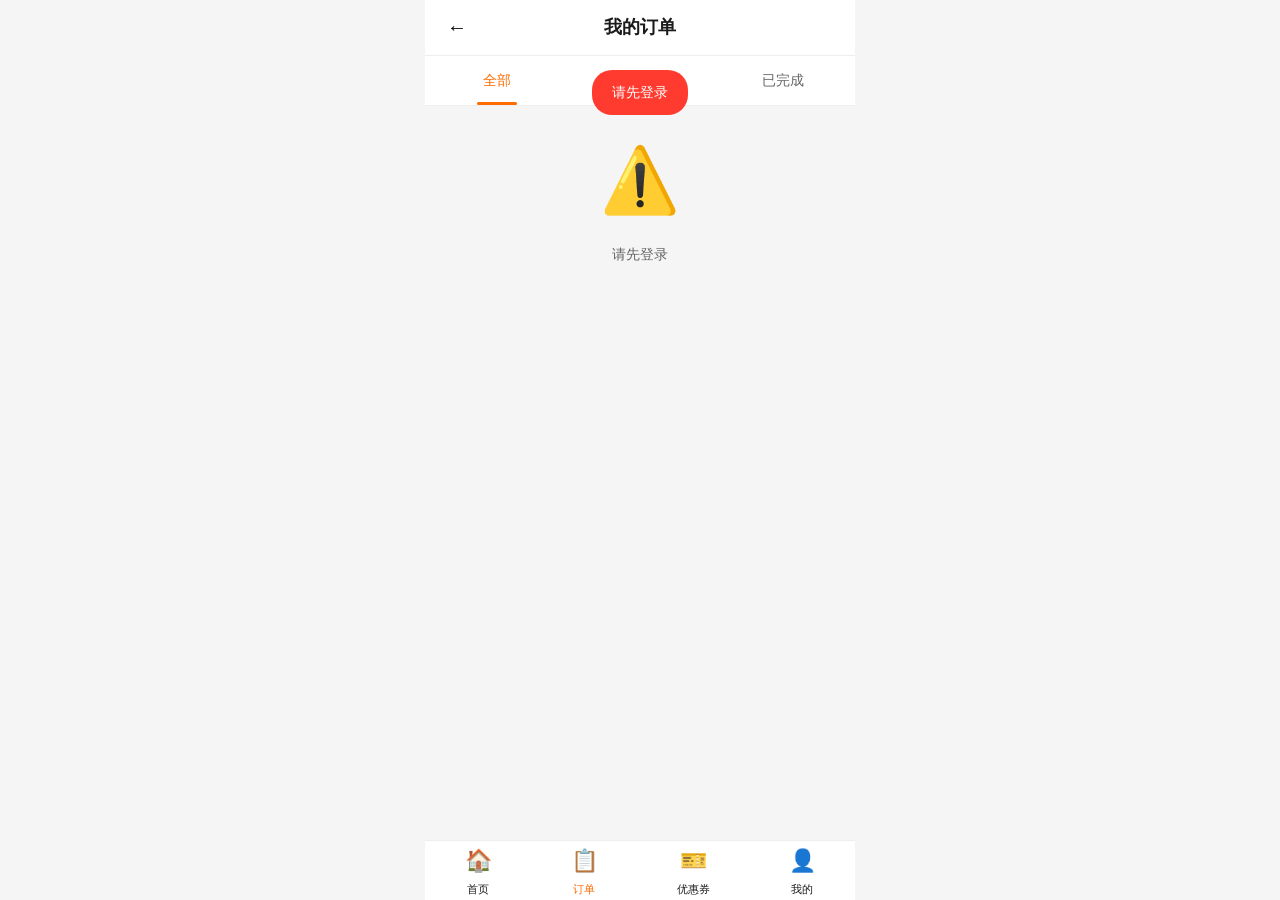
<file: Online ride-hailing/user-web/order.html>
<!DOCTYPE html>
<html lang="zh-CN">
<head>
  <meta charset="UTF-8">
  <meta name="viewport" content="width=device-width, initial-scale=1.0, maximum-scale=1.0, user-scalable=no">
  <title>我的订单 - 飞猪出行</title>
  <link rel="stylesheet" href="./styles.css">
  <style>
    .order-page {
      min-height: 100vh;
      background: var(--bg-gray);
      padding-bottom: 80px;
    }
    
    .page-header {
      position: fixed;
      top: 0;
      left: 50%;
      transform: translateX(-50%);
      width: 100%;
      max-width: 430px;
      height: 56px;
      background: var(--bg-white);
      display: flex;
      align-items: center;
      padding: 0 16px;
      z-index: 100;
      border-bottom: 1px solid var(--border-color);
    }
    
    .page-header h1 {
      flex: 1;
      text-align: center;
      font-size: 18px;
      font-weight: 600;
    }
    
    .back-btn {
      width: 32px;
      height: 32px;
      border: none;
      background: none;
      font-size: 20px;
      cursor: pointer;
    }
    
    .order-list {
      padding: 72px 16px 16px;
    }
    
    .order-empty {
      text-align: center;
      padding: 60px 20px;
    }
    
    .order-empty-icon {
      font-size: 64px;
      margin-bottom: 16px;
    }
    
    .order-empty-text {
      color: var(--text-secondary);
      font-size: 14px;
    }
    
    .order-item {
      background: var(--bg-white);
      border-radius: var(--radius-md);
      padding: 16px;
      margin-bottom: 12px;
      box-shadow: var(--shadow-sm);
      cursor: pointer;
      transition: transform 0.2s, box-shadow 0.2s;
    }
    
    .order-item:hover {
      transform: translateY(-2px);
      box-shadow: var(--shadow-md);
    }
    
    .order-item:active {
      transform: translateY(0);
    }
    
    .order-header {
      display: flex;
      justify-content: space-between;
      align-items: center;
      margin-bottom: 12px;
      padding-bottom: 12px;
      border-bottom: 1px dashed var(--border-color);
    }
    
    .order-type {
      font-size: 14px;
      font-weight: 500;
    }
    
    .order-status {
      font-size: 13px;
      padding: 4px 12px;
      border-radius: 20px;
    }
    
    .order-status.pending {
      background: #FFF3E0;
      color: #E65100;
    }
    
    .order-status.completed {
      background: #E8F5E9;
      color: #2E7D32;
    }
    
    .order-status.cancelled {
      background: #FFEBEE;
      color: #C62828;
    }
    
    .order-route {
      display: flex;
      align-items: center;
      gap: 12px;
      margin-bottom: 12px;
    }
    
    .route-dots {
      display: flex;
      flex-direction: column;
      align-items: center;
      gap: 4px;
    }
    
    .route-dot {
      width: 10px;
      height: 10px;
      border-radius: 50%;
    }
    
    .route-dot.start {
      background: #00C853;
    }
    
    .route-dot.end {
      background: #FF3B30;
    }
    
    .route-line {
      width: 2px;
      height: 20px;
      background: var(--border-color);
    }
    
    .route-text {
      flex: 1;
    }
    
    .route-from, .route-to {
      font-size: 14px;
      color: var(--text-primary);
      margin-bottom: 4px;
    }
    
    .route-to {
      color: var(--text-secondary);
    }
    
    .order-footer {
      display: flex;
      justify-content: space-between;
      align-items: center;
    }
    
    .order-time {
      font-size: 12px;
      color: var(--text-light);
    }
    
    .order-price {
      font-size: 18px;
      font-weight: 600;
      color: var(--primary);
    }
    
    .tab-bar {
      display: flex;
      background: var(--bg-white);
      border-bottom: 1px solid var(--border-color);
      position: fixed;
      top: 56px;
      left: 50%;
      transform: translateX(-50%);
      width: 100%;
      max-width: 430px;
      z-index: 99;
    }
    
    .tab-item {
      flex: 1;
      padding: 14px;
      text-align: center;
      font-size: 14px;
      color: var(--text-secondary);
      cursor: pointer;
      position: relative;
    }
    
    .tab-item.active {
      color: var(--primary);
      font-weight: 500;
    }
    
    .tab-item.active::after {
      content: '';
      position: absolute;
      bottom: 0;
      left: 50%;
      transform: translateX(-50%);
      width: 40px;
      height: 3px;
      background: var(--primary);
      border-radius: 2px;
    }
    
    /* 订单详情弹窗 */
    .modal-overlay {
      position: fixed;
      top: 0;
      left: 0;
      right: 0;
      bottom: 0;
      background: rgba(0, 0, 0, 0.5);
      z-index: 200;
      display: none;
      justify-content: center;
      align-items: flex-end;
    }
    
    .modal-overlay.show {
      display: flex;
    }
    
    .modal-content {
      background: var(--bg-white);
      width: 100%;
      max-width: 430px;
      max-height: 90vh;
      overflow-y: auto;
      border-radius: 20px 20px 0 0;
      animation: slideUp 0.3s ease;
    }
    
    @keyframes slideUp {
      from {
        transform: translateY(100%);
      }
      to {
        transform: translateY(0);
      }
    }
    
    .modal-header {
      display: flex;
      justify-content: space-between;
      align-items: center;
      padding: 16px;
      border-bottom: 1px solid var(--border-color);
    }
    
    .modal-title {
      font-size: 18px;
      font-weight: 600;
    }
    
    .modal-close {
      width: 32px;
      height: 32px;
      border: none;
      background: #f5f5f5;
      border-radius: 50%;
      font-size: 18px;
      cursor: pointer;
    }
    
    .modal-body {
      padding: 16px;
    }
    
    .detail-section {
      margin-bottom: 20px;
    }
    
    .detail-title {
      font-size: 14px;
      color: var(--text-secondary);
      margin-bottom: 12px;
    }
    
    .detail-item {
      display: flex;
      justify-content: space-between;
      padding: 8px 0;
      border-bottom: 1px solid #f5f5f5;
    }
    
    .detail-item:last-child {
      border-bottom: none;
    }
    
    .detail-label {
      font-size: 14px;
      color: var(--text-secondary);
    }
    
    .detail-value {
      font-size: 14px;
      color: var(--text-primary);
    }
    
    .driver-info {
      display: flex;
      align-items: center;
      gap: 12px;
      padding: 12px;
      background: #f9f9f9;
      border-radius: 12px;
    }
    
    .driver-avatar {
      width: 50px;
      height: 50px;
      border-radius: 50%;
      background: var(--primary);
      display: flex;
      align-items: center;
      justify-content: center;
      color: white;
      font-size: 20px;
    }
    
    .driver-details {
      flex: 1;
    }
    
    .driver-name {
      font-size: 16px;
      font-weight: 500;
      margin-bottom: 4px;
    }
    
    .driver-car {
      font-size: 14px;
      color: var(--text-secondary);
    }
    
    .price-detail {
      background: #fafafa;
      border-radius: 12px;
      padding: 16px;
    }
    
    .price-row {
      display: flex;
      justify-content: space-between;
      padding: 6px 0;
      font-size: 14px;
    }
    
    .price-row.total {
      padding-top: 12px;
      margin-top: 8px;
      border-top: 1px solid #eee;
      font-weight: 600;
      font-size: 16px;
    }
    
    .price-row.total .detail-value {
      color: var(--primary);
    }
    
    .loading {
      text-align: center;
      padding: 40px;
      color: var(--text-secondary);
    }
    
    .loading-spinner {
      width: 32px;
      height: 32px;
      border: 3px solid #f3f3f3;
      border-top: 3px solid var(--primary);
      border-radius: 50%;
      animation: spin 1s linear infinite;
      margin: 0 auto 12px;
    }
    
    @keyframes spin {
      0% { transform: rotate(0deg); }
      100% { transform: rotate(360deg); }
    }
  </style>
</head>
<body>
  <div class="order-page">
    <header class="page-header">
      <button class="back-btn" onclick="history.back()">←</button>
      <h1>我的订单</h1>
      <div style="width: 32px;"></div>
    </header>
    
    <div class="tab-bar">
      <div class="tab-item active" data-tab="0">全部</div>
      <div class="tab-item" data-tab="2">待接单</div>
      <div class="tab-item" data-tab="5">已完成</div>
    </div>
    
    <div class="order-list" id="orderList">
      <div class="loading">
        <div class="loading-spinner"></div>
        <div>加载中...</div>
      </div>
    </div>
    
    <nav class="bottom-nav">
      <div class="nav-item">
        <span class="nav-icon">🏠</span>
        <span class="nav-text">首页</span>
      </div>
      <div class="nav-item active">
        <span class="nav-icon">📋</span>
        <span class="nav-text">订单</span>
      </div>
      <div class="nav-item">
        <span class="nav-icon">🎫</span>
        <span class="nav-text">优惠券</span>
      </div>
      <div class="nav-item">
        <span class="nav-icon">👤</span>
        <span class="nav-text">我的</span>
      </div>
    </nav>
  </div>
  
  <!-- 订单详情弹窗 -->
  <div class="modal-overlay" id="detailModal">
    <div class="modal-content">
      <div class="modal-header">
        <div class="modal-title">订单详情</div>
        <button class="modal-close" onclick="closeDetailModal()">×</button>
      </div>
      <div class="modal-body" id="detailContent">
        <!-- 详情内容将在这里动态渲染 -->
      </div>
    </div>
  </div>
  
  <div class="toast" id="toast"></div>
  
  <script src="./api.js"></script>
  <script>
    (function() {
      const orderList = document.getElementById('orderList');
      const toast = document.getElementById('toast');
      const tabItems = document.querySelectorAll('.tab-item');
      const navItems = document.querySelectorAll('.nav-item');
      const detailModal = document.getElementById('detailModal');
      const detailContent = document.getElementById('detailContent');
      
      let currentTab = 0; // 0 = 全部
      let ordersData = [];
      
      function showToast(message, type = 'success') {
        toast.textContent = message;
        toast.className = 'toast show ' + type;
        setTimeout(() => toast.className = 'toast', 2500);
      }
      
      function formatTime(timestamp) {
        if (!timestamp) return '-';
        const date = new Date(timestamp * 1000);
        return date.toLocaleString('zh-CN', {
          month: '2-digit',
          day: '2-digit',
          hour: '2-digit',
          minute: '2-digit'
        });
      }
      
      function getStatusInfo(status) {
        const statusMap = {
          1: { text: '待支付', class: 'pending' },
          2: { text: '待接单', class: 'pending' },
          3: { text: '待上车', class: 'pending' },
          4: { text: '行程中', class: 'pending' },
          5: { text: '已完成', class: 'completed' },
          6: { text: '已取消', class: 'cancelled' }
        };
        return statusMap[status] || { text: '未知', class: 'pending' };
      }
      
      function getOrderTypeText(type) {
        const typeMap = {
          1: '即时用车',
          2: '预约用车',
          3: '拼车'
        };
        return typeMap[type] || '即时用车';
      }
      
      function renderOrderItem(order) {
        const status = getStatusInfo(order.status);
        const price = order.actualPrice || order.estimatedPrice || 0;
        
        return `
          <div class="order-item" onclick="showOrderDetail('${order.orderId}')">
            <div class="order-header">
              <span class="order-type">${order.carType || '快车'}</span>
              <span class="order-status ${status.class}">${status.text}</span>
            </div>
            <div class="order-route">
              <div class="route-dots">
                <div class="route-dot start"></div>
                <div class="route-line"></div>
                <div class="route-dot end"></div>
              </div>
              <div class="route-text">
                <div class="route-from">${order.startAddress || '-'}</div>
                <div class="route-to">${order.endAddress || '-'}</div>
              </div>
            </div>
            <div class="order-footer">
              <span class="order-time">${formatTime(order.bookTime || order.createTime)}</span>
              <span class="order-price">¥${price.toFixed(2)}</span>
            </div>
          </div>
        `;
      }
      
      function renderOrders(orders) {
        if (!orders || orders.length === 0) {
          orderList.innerHTML = `
            <div class="order-empty">
              <div class="order-empty-icon">📋</div>
              <div class="order-empty-text">暂无订单记录</div>
            </div>
          `;
          return;
        }
        
        let filteredOrders = orders;
        if (currentTab !== 0) {
          filteredOrders = orders.filter(o => o.status === currentTab);
        }
        
        if (filteredOrders.length === 0) {
          orderList.innerHTML = `
            <div class="order-empty">
              <div class="order-empty-icon">📋</div>
              <div class="order-empty-text">暂无相关订单</div>
            </div>
          `;
          return;
        }
        
        orderList.innerHTML = filteredOrders.map(renderOrderItem).join('');
      }
      
      // 字段名转换：下划线转驼峰
      function convertKeysToCamelCase(obj) {
        if (Array.isArray(obj)) {
          return obj.map(item => convertKeysToCamelCase(item));
        }
        if (obj !== null && typeof obj === 'object') {
          return Object.keys(obj).reduce((result, key) => {
            const camelKey = key.replace(/_([a-z])/g, (_, c) => c.toUpperCase());
            result[camelKey] = convertKeysToCamelCase(obj[key]);
            return result;
          }, {});
        }
        return obj;
      }

      async function loadOrders() {
        orderList.innerHTML = `
          <div class="loading">
            <div class="loading-spinner"></div>
            <div>加载中...</div>
          </div>
        `;

        try {
          const userId = parseInt(localStorage.getItem('user_id') || '0', 10);
          if (!userId) {
            showToast('请先登录', 'error');
            orderList.innerHTML = `
              <div class="order-empty">
                <div class="order-empty-icon">⚠️</div>
                <div class="order-empty-text">请先登录</div>
              </div>
            `;
            return;
          }

          const status = currentTab === 0 ? undefined : currentTab;
          const resp = await UserApi.getUserOrderList({
            userId: userId,
            status: status,
            page: 1,
            pageSize: 20
          });

          if (UserApi.isSuccessCode(resp.code)) {
            ordersData = convertKeysToCamelCase(resp.data?.orders || []);
            renderOrders(ordersData);
          } else {
            showToast(resp.message || '加载失败', 'error');
            renderOrders([]);
          }
        } catch (error) {
          console.error('加载订单失败:', error);
          showToast('网络错误，请稍后重试', 'error');
          renderOrders([]);
        }
      }
      
      async function showOrderDetail(orderId) {
        const userId = parseInt(localStorage.getItem('user_id') || '0', 10);
        if (!userId) {
          showToast('请先登录', 'error');
          return;
        }

        detailContent.innerHTML = `
          <div class="loading">
            <div class="loading-spinner"></div>
            <div>加载中...</div>
          </div>
        `;
        detailModal.classList.add('show');

        try {
          const resp = await UserApi.getPassengerOrderDetail({
            userId: userId,
            orderId: orderId
          });

          if (UserApi.isSuccessCode(resp.code)) {
            const order = convertKeysToCamelCase(resp.data?.order);
            const feeDetails = convertKeysToCamelCase(resp.data?.fee_details || []);
            if (order) {
              renderOrderDetail(order, feeDetails);
            } else {
              showToast('订单不存在', 'error');
              closeDetailModal();
            }
          } else {
            showToast(resp.message || '加载失败', 'error');
            closeDetailModal();
          }
        } catch (error) {
          console.error('加载订单详情失败:', error);
          showToast('网络错误，请稍后重试', 'error');
          closeDetailModal();
        }
      }
      
      function renderOrderDetail(order, feeDetails) {
        const status = getStatusInfo(order.status);
        const price = order.actualPrice || order.estimatedPrice || 0;
        const carType = order.carType || '快车';
        
        let feeHtml = '';
        if (feeDetails && feeDetails.length > 0) {
          feeHtml = feeDetails.map(fee => `
            <div class="price-row">
              <span class="detail-label">${fee.feeName || '其他费用'}</span>
              <span class="detail-value">¥${(fee.amount || 0).toFixed(2)}</span>
            </div>
          `).join('');
        } else {
          feeHtml = `
            <div class="price-row">
              <span class="detail-label">行程费用</span>
              <span class="detail-value">¥${price.toFixed(2)}</span>
            </div>
          `;
        }
        
        detailContent.innerHTML = `
          <div class="detail-section">
            <div class="detail-title">订单状态</div>
            <div class="detail-item">
              <span class="detail-label">订单号</span>
              <span class="detail-value">${order.orderId}</span>
            </div>
            <div class="detail-item">
              <span class="detail-label">订单状态</span>
              <span class="order-status ${status.class}" style="padding: 2px 8px; font-size: 12px;">${status.text}</span>
            </div>
            <div class="detail-item">
              <span class="detail-label">订单类型</span>
              <span class="detail-value">${getOrderTypeText(order.orderType)}</span>
            </div>
            <div class="detail-item">
              <span class="detail-label">车型</span>
              <span class="detail-value">${carType}</span>
            </div>
          </div>
          
          <div class="detail-section">
            <div class="detail-title">行程信息</div>
            <div class="order-route" style="margin-bottom: 0;">
              <div class="route-dots">
                <div class="route-dot start"></div>
                <div class="route-line"></div>
                <div class="route-dot end"></div>
              </div>
              <div class="route-text">
                <div class="route-from">${order.startAddress || '-'}</div>
                <div class="route-to">${order.endAddress || '-'}</div>
              </div>
            </div>
          </div>
          
          ${order.driverName ? `
          <div class="detail-section">
            <div class="detail-title">司机信息</div>
            <div class="driver-info">
              <div class="driver-avatar">🚗</div>
              <div class="driver-details">
                <div class="driver-name">${order.driverName || '-'}</div>
                <div class="driver-car">${order.vehicleModel || carType} · ${order.licensePlate || '-'}</div>
              </div>
            </div>
          </div>
          ` : ''}
          
          <div class="detail-section">
            <div class="detail-title">费用明细</div>
            <div class="price-detail">
              ${feeHtml}
              <div class="price-row total">
                <span class="detail-label">实付金额</span>
                <span class="detail-value">¥${price.toFixed(2)}</span>
              </div>
            </div>
          </div>
          
          <div class="detail-section">
            <div class="detail-title">时间信息</div>
            <div class="detail-item">
              <span class="detail-label">下单时间</span>
              <span class="detail-value">${formatTime(order.bookTime)}</span>
            </div>
            ${order.acceptTime ? `
            <div class="detail-item">
              <span class="detail-label">接单时间</span>
              <span class="detail-value">${formatTime(order.acceptTime)}</span>
            </div>
            ` : ''}
            ${order.startTime ? `
            <div class="detail-item">
              <span class="detail-label">开始行程</span>
              <span class="detail-value">${formatTime(order.startTime)}</span>
            </div>
            ` : ''}
            ${order.finishTime ? `
            <div class="detail-item">
              <span class="detail-label">完成时间</span>
              <span class="detail-value">${formatTime(order.finishTime)}</span>
            </div>
            ` : ''}
          </div>
        `;
      }
      
      function closeDetailModal() {
        detailModal.classList.remove('show');
      }
      
      tabItems.forEach(item => {
        item.addEventListener('click', () => {
          tabItems.forEach(i => i.classList.remove('active'));
          item.classList.add('active');
          currentTab = parseInt(item.dataset.tab, 10);
          loadOrders();
        });
      });
      
      navItems.forEach((item, index) => {
        item.addEventListener('click', () => {
          if (index === 0) window.location.href = './ride-hailing.html';
          else if (index === 2) window.location.href = './coupons.html';
          else if (index === 3) window.location.href = './profile.html';
        });
      });
      
      detailModal.addEventListener('click', (e) => {
        if (e.target === detailModal) {
          closeDetailModal();
        }
      });
      
      // 暴露给全局使用
      window.showOrderDetail = showOrderDetail;
      window.closeDetailModal = closeDetailModal;
      
      loadOrders();
    })();
  </script>
</body>
</html>
</file>
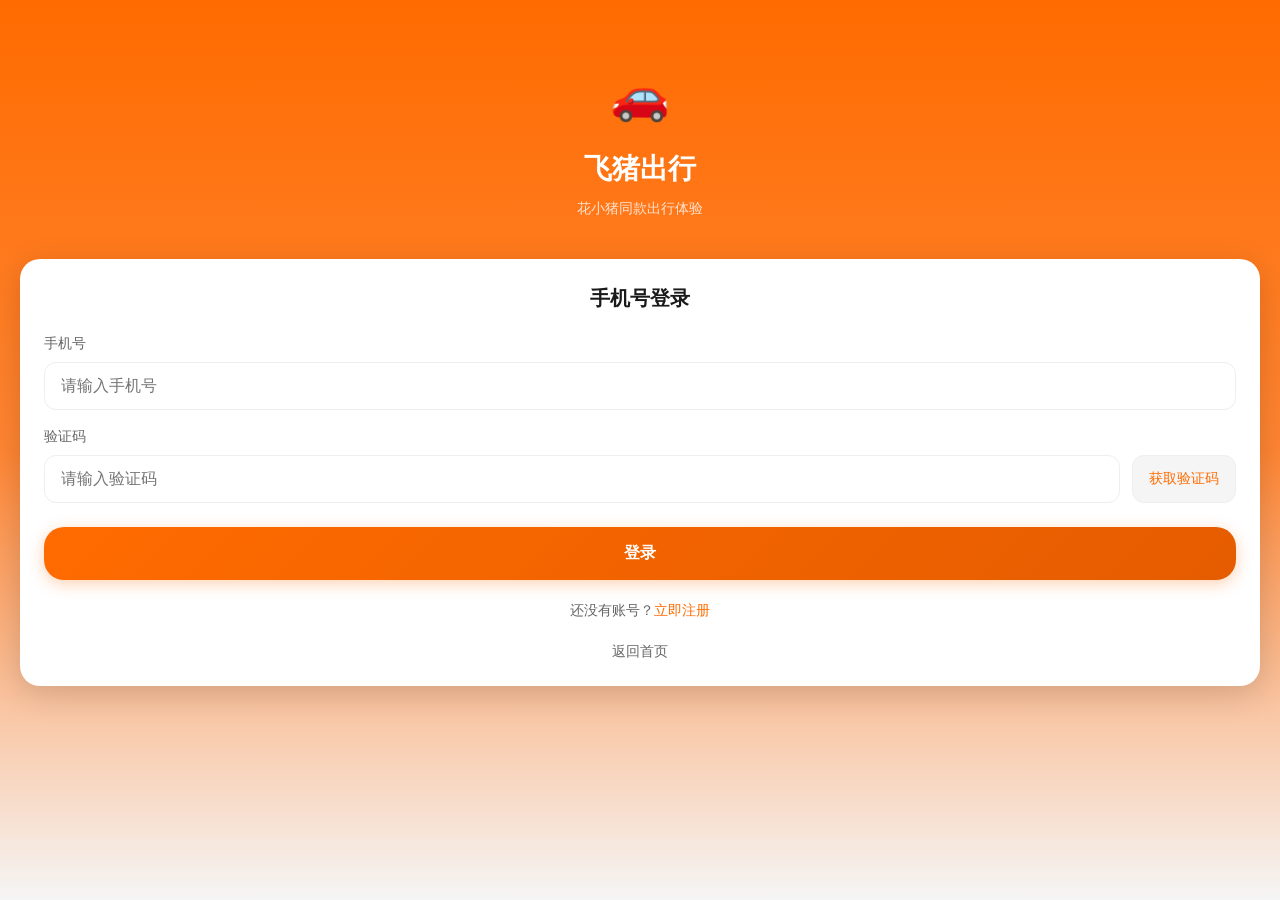
<file: Online ride-hailing/user-web/profile.html>
<!DOCTYPE html>
<html lang="zh-CN">
<head>
  <meta charset="UTF-8">
  <meta name="viewport" content="width=device-width, initial-scale=1.0, maximum-scale=1.0, user-scalable=no">
  <title>个人中心 - 花小猪</title>
  <link rel="preconnect" href="https://fonts.googleapis.com">
  <link href="https://fonts.googleapis.com/css2?family=Noto+Sans+SC:wght@400;500;700&display=swap" rel="stylesheet">
  <style>
    :root {
      --primary: #FF6B00;
      --primary-light: #FF8533;
      --primary-dark: #E55C00;
      --primary-bg: rgba(255,107,0,0.08);
      --success: #34C759;
      --danger: #FF3B30;
      --warning: #FF9500;
      --text-primary: #1A1A1A;
      --text-secondary: #666666;
      --text-light: #999999;
      --text-hint: #BBBBBB;
      --bg-white: #FFFFFF;
      --bg-gray: #F5F5F5;
      --bg-light: #FAFAFA;
      --border-color: #EEEEEE;
      --shadow-sm: 0 2px 8px rgba(0,0,0,0.06);
      --shadow-md: 0 4px 16px rgba(0,0,0,0.10);
      --shadow-lg: 0 8px 32px rgba(0,0,0,0.14);
      --radius-sm: 8px;
      --radius-md: 12px;
      --radius-lg: 20px;
      --safe-bottom: env(safe-area-inset-bottom, 0px);
    }

    * { margin: 0; padding: 0; box-sizing: border-box; }

    body {
      font-family: 'Noto Sans SC', -apple-system, BlinkMacSystemFont, 'Segoe UI', sans-serif;
      background: var(--bg-gray);
      color: var(--text-primary);
      font-size: 14px;
      line-height: 1.5;
      min-height: 100vh;
      overflow-x: hidden;
    }

    .app {
      max-width: 430px;
      margin: 0 auto;
      background: var(--bg-white);
      min-height: 100vh;
      position: relative;
      padding-bottom: calc(32px + var(--safe-bottom));
    }

    /* ========== Header ========== */
    .profile-header {
      background: linear-gradient(135deg, var(--primary) 0%, var(--primary-light) 100%);
      padding: 16px 20px 32px;
      position: relative;
    }

    .header-top {
      display: flex;
      align-items: center;
      justify-content: space-between;
      margin-bottom: 20px;
    }

    .back-btn {
      width: 36px;
      height: 36px;
      border: none;
      background: rgba(255,255,255,0.2);
      border-radius: 50%;
      cursor: pointer;
      font-size: 18px;
      color: white;
      display: flex;
      align-items: center;
      justify-content: center;
      transition: background 0.2s;
    }
    .back-btn:hover { background: rgba(255,255,255,0.35); }

    .header-title {
      font-size: 18px;
      font-weight: 600;
      color: white;
    }

    .header-action {
      width: 36px;
      height: 36px;
      border: none;
      background: rgba(255,255,255,0.2);
      border-radius: 50%;
      cursor: pointer;
      font-size: 16px;
      color: white;
      display: flex;
      align-items: center;
      justify-content: center;
      transition: background 0.2s;
    }
    .header-action:hover { background: rgba(255,255,255,0.35); }

    /* ========== User Card ========== */
    .user-card {
      display: flex;
      align-items: center;
      gap: 16px;
    }

    .user-avatar-wrap {
      position: relative;
      flex-shrink: 0;
    }

    .user-avatar-lg {
      width: 72px;
      height: 72px;
      border-radius: 50%;
      background: linear-gradient(135deg, rgba(255,255,255,0.3), rgba(255,255,255,0.15));
      border: 3px solid rgba(255,255,255,0.5);
      display: flex;
      align-items: center;
      justify-content: center;
      font-size: 32px;
      color: white;
      overflow: hidden;
    }
    .user-avatar-lg img {
      width: 100%;
      height: 100%;
      object-fit: cover;
    }

    .user-badge {
      position: absolute;
      bottom: -2px;
      right: -2px;
      width: 24px;
      height: 24px;
      border-radius: 50%;
      background: var(--success);
      border: 2px solid var(--primary-light);
      display: flex;
      align-items: center;
      justify-content: center;
      font-size: 12px;
      color: white;
    }

    .user-card-info {
      flex: 1;
      min-width: 0;
    }

    .user-name-lg {
      font-size: 22px;
      font-weight: 700;
      color: white;
      margin-bottom: 4px;
      letter-spacing: 1px;
    }

    .user-phone-meta {
      font-size: 13px;
      color: rgba(255,255,255,0.85);
      margin-bottom: 6px;
    }

    .user-type-tag {
      display: inline-block;
      padding: 2px 10px;
      background: rgba(255,255,255,0.25);
      border-radius: 10px;
      font-size: 11px;
      color: white;
      font-weight: 500;
    }

    .user-stats {
      display: flex;
      gap: 0;
      margin-top: 20px;
      padding: 0 4px;
    }

    .stat-item {
      flex: 1;
      text-align: center;
      cursor: pointer;
      transition: opacity 0.2s;
    }
    .stat-item:hover { opacity: 0.8; }

    .stat-num {
      font-size: 22px;
      font-weight: 700;
      color: white;
      margin-bottom: 2px;
    }

    .stat-label {
      font-size: 11px;
      color: rgba(255,255,255,0.75);
    }

    .stat-divider {
      width: 1px;
      height: 24px;
      background: rgba(255,255,255,0.2);
      align-self: center;
    }

    /* ========== Section ========== */
    .section {
      background: var(--bg-white);
      margin: 12px 16px;
      border-radius: var(--radius-lg);
      overflow: hidden;
      box-shadow: var(--shadow-sm);
    }

    .section-header {
      padding: 16px 18px 8px;
      font-size: 13px;
      font-weight: 500;
      color: var(--text-secondary);
      text-transform: uppercase;
      letter-spacing: 1px;
    }

    .section-body {
      padding: 0 18px 18px;
    }

    /* ========== Info Item ========== */
    .info-item {
      display: flex;
      align-items: center;
      padding: 14px 0;
      border-bottom: 1px solid var(--border-color);
      cursor: default;
    }
    .info-item:last-child { border-bottom: none; }

    .info-icon {
      width: 40px;
      height: 40px;
      border-radius: var(--radius-sm);
      display: flex;
      align-items: center;
      justify-content: center;
      font-size: 20px;
      flex-shrink: 0;
      margin-right: 14px;
    }
    .info-icon.auth-icon { background: #FFF3E0; }
    .info-icon.phone-icon { background: #E3F2FD; }
    .info-icon.time-icon { background: #E8F5E9; }
    .info-icon.id-icon { background: #F3E5F5; }

    .info-content {
      flex: 1;
      min-width: 0;
    }

    .info-label {
      font-size: 12px;
      color: var(--text-light);
      margin-bottom: 2px;
    }

    .info-value {
      font-size: 15px;
      font-weight: 500;
      color: var(--text-primary);
    }

    .info-arrow {
      font-size: 16px;
      color: var(--text-hint);
      margin-left: 8px;
    }

    .info-item.clickable {
      cursor: pointer;
      transition: background 0.2s;
      padding: 14px 4px;
      margin: 0 -4px;
      border-radius: var(--radius-sm);
    }
    .info-item.clickable:hover {
      background: var(--bg-light);
    }
    .info-item.clickable:active {
      background: var(--bg-gray);
    }

    /* Auth status */
    .status-badge {
      display: inline-flex;
      align-items: center;
      gap: 4px;
      padding: 4px 12px;
      border-radius: 12px;
      font-size: 12px;
      font-weight: 600;
      margin-top: 4px;
    }
    .status-badge.verified {
      background: #E8F5E9;
      color: #2E7D32;
    }
    .status-badge.unverified {
      background: #FFF3E0;
      color: #E65100;
    }

    /* ========== Menu ========== */
    .menu-list {
      list-style: none;
    }

    .menu-item {
      display: flex;
      align-items: center;
      padding: 16px 0;
      border-bottom: 1px solid var(--border-color);
      cursor: pointer;
      transition: background 0.2s;
      margin: 0 -4px;
      padding: 16px 4px;
      border-radius: var(--radius-sm);
    }
    .menu-item:last-child { border-bottom: none; }
    .menu-item:hover { background: var(--bg-light); }
    .menu-item:active { background: var(--bg-gray); }

    .menu-icon {
      width: 36px;
      height: 36px;
      border-radius: var(--radius-sm);
      display: flex;
      align-items: center;
      justify-content: center;
      font-size: 18px;
      margin-right: 12px;
      flex-shrink: 0;
    }
    .menu-icon.coupon { background: #FFF3E0; }
    .menu-icon.order { background: #E3F2FD; }
    .menu-icon.address { background: #E8F5E9; }
    .menu-icon.setting { background: #F5F5F5; }
    .menu-icon.logout { background: #FFEBEE; }

    .menu-text {
      flex: 1;
      font-size: 15px;
      font-weight: 500;
    }
    .menu-text.danger { color: var(--danger); }

    .menu-arrow {
      font-size: 16px;
      color: var(--text-hint);
    }

    .menu-badge {
      background: var(--danger);
      color: white;
      font-size: 10px;
      padding: 2px 6px;
      border-radius: 8px;
      margin-right: 8px;
    }

    /* ========== Modal ========== */
    .modal-overlay {
      position: fixed;
      top: 0; left: 0; right: 0; bottom: 0;
      background: rgba(0,0,0,0.5);
      z-index: 300;
      display: flex;
      align-items: flex-end;
      justify-content: center;
      opacity: 0;
      visibility: hidden;
      transition: opacity 0.3s, visibility 0.3s;
    }
    .modal-overlay.active {
      opacity: 1;
      visibility: visible;
    }

    .modal-sheet {
      background: var(--bg-white);
      width: 100%;
      max-width: 430px;
      border-radius: var(--radius-lg) var(--radius-lg) 0 0;
      max-height: 85vh;
      overflow-y: auto;
      transform: translateY(100%);
      transition: transform 0.35s cubic-bezier(0.32, 0.72, 0, 1);
    }
    .modal-overlay.active .modal-sheet {
      transform: translateY(0);
    }

    .modal-header {
      display: flex;
      align-items: center;
      justify-content: space-between;
      padding: 18px 20px;
      border-bottom: 1px solid var(--border-color);
      position: sticky;
      top: 0;
      background: var(--bg-white);
      z-index: 1;
      border-radius: var(--radius-lg) var(--radius-lg) 0 0;
    }

    .modal-title {
      font-size: 17px;
      font-weight: 600;
    }

    .modal-close {
      width: 32px;
      height: 32px;
      border: none;
      background: var(--bg-gray);
      border-radius: 50%;
      cursor: pointer;
      font-size: 16px;
      color: var(--text-secondary);
      display: flex;
      align-items: center;
      justify-content: center;
      transition: all 0.2s;
    }
    .modal-close:hover { background: var(--border-color); }

    .modal-body {
      padding: 20px;
    }

    .modal-footer {
      padding: 16px 20px 24px;
      display: flex;
      gap: 12px;
    }

    /* ========== Form ========== */
    .form-group {
      margin-bottom: 18px;
    }

    .form-label {
      display: block;
      font-size: 13px;
      font-weight: 500;
      color: var(--text-secondary);
      margin-bottom: 8px;
    }

    .form-input {
      width: 100%;
      height: 48px;
      padding: 0 14px;
      border: 1.5px solid var(--border-color);
      border-radius: var(--radius-md);
      font-size: 15px;
      color: var(--text-primary);
      background: var(--bg-light);
      outline: none;
      transition: border-color 0.2s, box-shadow 0.2s;
    }
    .form-input:focus {
      border-color: var(--primary);
      box-shadow: 0 0 0 3px var(--primary-bg);
      background: var(--bg-white);
    }
    .form-input::placeholder { color: var(--text-hint); }
    .form-input:disabled {
      background: var(--bg-gray);
      color: var(--text-light);
      cursor: not-allowed;
    }

    .input-row {
      display: flex;
      gap: 10px;
    }
    .input-row .form-input { flex: 1; }

    .sms-btn {
      flex-shrink: 0;
      height: 48px;
      padding: 0 16px;
      border: none;
      background: var(--primary);
      color: white;
      border-radius: var(--radius-md);
      font-size: 14px;
      font-weight: 500;
      cursor: pointer;
      transition: all 0.2s;
      white-space: nowrap;
      min-width: 110px;
    }
    .sms-btn:hover { background: var(--primary-dark); }
    .sms-btn:disabled {
      background: var(--text-hint);
      cursor: not-allowed;
    }

    .form-hint {
      font-size: 12px;
      color: var(--text-light);
      margin-top: 6px;
      line-height: 1.4;
    }

    .form-error {
      font-size: 12px;
      color: var(--danger);
      margin-top: 6px;
      display: none;
    }
    .form-error.show { display: block; }

    /* ========== Buttons ========== */
    .btn-primary {
      flex: 1;
      height: 48px;
      border: none;
      background: linear-gradient(135deg, var(--primary) 0%, var(--primary-dark) 100%);
      color: white;
      border-radius: var(--radius-md);
      font-size: 16px;
      font-weight: 600;
      cursor: pointer;
      transition: all 0.2s;
      box-shadow: 0 4px 12px rgba(255,107,0,0.25);
    }
    .btn-primary:hover { transform: translateY(-1px); box-shadow: 0 6px 16px rgba(255,107,0,0.35); }
    .btn-primary:active { transform: translateY(0); }
    .btn-primary:disabled {
      opacity: 0.5;
      cursor: not-allowed;
      transform: none;
    }

    .btn-secondary {
      flex: 1;
      height: 48px;
      border: 1.5px solid var(--border-color);
      background: var(--bg-white);
      color: var(--text-secondary);
      border-radius: var(--radius-md);
      font-size: 16px;
      cursor: pointer;
      transition: all 0.2s;
    }
    .btn-secondary:hover { background: var(--bg-light); }

    .btn-sm {
      height: 36px;
      padding: 0 16px;
      border: none;
      background: linear-gradient(135deg, var(--primary) 0%, var(--primary-dark) 100%);
      color: white;
      border-radius: var(--radius-sm);
      font-size: 13px;
      font-weight: 500;
      cursor: pointer;
      transition: all 0.2s;
    }
    .btn-sm:hover { opacity: 0.9; }

    /* ========== Toast ========== */
    .toast {
      position: fixed;
      top: 24px;
      left: 50%;
      transform: translateX(-50%) translateY(-20px);
      padding: 12px 24px;
      border-radius: var(--radius-lg);
      font-size: 14px;
      font-weight: 500;
      color: white;
      z-index: 999;
      opacity: 0;
      transition: all 0.3s;
      pointer-events: none;
      white-space: nowrap;
      max-width: calc(100% - 48px);
      text-align: center;
      box-shadow: var(--shadow-lg);
    }
    .toast.show {
      opacity: 1;
      transform: translateX(-50%) translateY(0);
    }
    .toast.success { background: var(--success); }
    .toast.error { background: var(--danger); }
    .toast.info { background: #333; }

    /* ========== Loading ========== */
    .skeleton {
      background: linear-gradient(90deg, var(--bg-gray) 25%, #E8E8E8 50%, var(--bg-gray) 75%);
      background-size: 200% 100%;
      animation: shimmer 1.5s infinite;
      border-radius: var(--radius-sm);
    }

    @keyframes shimmer {
      0% { background-position: 200% 0; }
      100% { background-position: -200% 0; }
    }

    .loading-spinner-mini {
      display: inline-block;
      width: 16px;
      height: 16px;
      border: 2px solid rgba(255,255,255,0.3);
      border-top-color: white;
      border-radius: 50%;
      animation: spin 0.8s linear infinite;
      margin-right: 6px;
      vertical-align: middle;
    }

    @keyframes spin {
      to { transform: rotate(360deg); }
    }

    /* ========== Empty ========== */
    .profile-skeleton {
      padding: 0 16px;
    }

    /* Phone step indicator */
    .step-indicator {
      display: flex;
      align-items: center;
      justify-content: center;
      gap: 8px;
      margin-bottom: 20px;
    }
    .step-dot {
      width: 10px;
      height: 10px;
      border-radius: 50%;
      background: var(--border-color);
      transition: all 0.3s;
    }
    .step-dot.active { background: var(--primary); width: 24px; border-radius: 5px; }
    .step-dot.done { background: var(--success); }
    .step-line {
      width: 40px;
      height: 2px;
      background: var(--border-color);
      transition: background 0.3s;
    }
    .step-line.done { background: var(--success); }

    /* Fade in */
    @keyframes fadeInUp {
      from { opacity: 0; transform: translateY(12px); }
      to { opacity: 1; transform: translateY(0); }
    }
    .animate-in {
      animation: fadeInUp 0.4s ease forwards;
    }
  </style>
</head>
<body>
  <div class="app">
    <!-- Header -->
    <div class="profile-header">
      <div class="header-top">
        <button class="back-btn" id="backBtn">←</button>
        <span class="header-title">个人中心</span>
        <button class="header-action" id="editBtn">✎</button>
      </div>

      <!-- User Card -->
      <div class="user-card">
        <div class="user-avatar-wrap">
          <div class="user-avatar-lg" id="userAvatarLg">👤</div>
          <div class="user-badge" id="userBadge" title="已认证">✓</div>
        </div>
        <div class="user-card-info">
          <div class="user-name-lg" id="userNameLg">加载中...</div>
          <div class="user-phone-meta" id="userPhoneMeta">--</div>
          <span class="user-type-tag" id="userTypeTag">普通用户</span>
        </div>
      </div>

      <!-- Stats -->
      <div class="user-stats">
        <div class="stat-item" id="statOrder">
          <div class="stat-num">0</div>
          <div class="stat-label">我的订单</div>
        </div>
        <div class="stat-divider"></div>
        <div class="stat-item" id="statCoupon">
          <div class="stat-num">0</div>
          <div class="stat-label">优惠券</div>
        </div>
        <div class="stat-divider"></div>
        <div class="stat-item" id="statAuth">
          <div class="stat-num">未</div>
          <div class="stat-label">实名认证</div>
        </div>
      </div>
    </div>

    <!-- 账号信息 -->
    <div class="section animate-in" style="animation-delay: 0.05s;">
      <div class="section-header">账号信息</div>
      <div class="section-body">
        <!-- 实名认证 -->
        <div class="info-item clickable" id="realNameAuthEntry">
          <div class="info-icon auth-icon">🛡️</div>
          <div class="info-content">
            <div class="info-label">实名认证</div>
            <div class="info-value" id="realNameStatus">未认证</div>
          </div>
          <span class="status-badge unverified" id="realNameBadge">未认证</span>
          <span class="info-arrow">›</span>
        </div>

        <!-- 手机号 -->
        <div class="info-item clickable" id="phoneEntry">
          <div class="info-icon phone-icon">📱</div>
          <div class="info-content">
            <div class="info-label">手机号</div>
            <div class="info-value" id="phoneValue">--</div>
          </div>
          <span class="info-arrow">›</span>
        </div>

        <!-- 注册时间 -->
        <div class="info-item">
          <div class="info-icon time-icon">📅</div>
          <div class="info-content">
            <div class="info-label">注册时间</div>
            <div class="info-value" id="createTimeValue">--</div>
          </div>
        </div>


      </div>
    </div>

    <!-- 常用功能 -->
    <div class="section animate-in" style="animation-delay: 0.1s;">
      <div class="section-header">常用功能</div>
      <div class="section-body">
        <ul class="menu-list">
          <li class="menu-item" id="menuOrder">
            <span class="menu-icon order">📋</span>
            <span class="menu-text">我的订单</span>
            <span class="menu-arrow">›</span>
          </li>
          <li class="menu-item" id="menuCoupon">
            <span class="menu-icon coupon">🎫</span>
            <span class="menu-text">我的优惠券</span>
            <span class="menu-badge" id="couponCount" style="display:none;">0</span>
            <span class="menu-arrow">›</span>
          </li>
          <li class="menu-item" id="menuAddress">
            <span class="menu-icon address">📍</span>
            <span class="menu-text">常用地址</span>
            <span class="menu-arrow">›</span>
          </li>
          <li class="menu-item" id="menuSetting">
            <span class="menu-icon setting">⚙️</span>
            <span class="menu-text">设置</span>
            <span class="menu-arrow">›</span>
          </li>
        </ul>
      </div>
    </div>

    <!-- 退出登录 -->
    <div style="padding: 12px 16px;">
      <button class="btn-primary" id="logoutBtnProfile" style="background: var(--bg-white); color: var(--danger); box-shadow: none; border: 1.5px solid var(--border-color);">
        退出登录
      </button>
    </div>
  </div>

  <!-- ========== 实名认证弹窗 ========== -->
  <div class="modal-overlay" id="realNameModal">
    <div class="modal-sheet">
      <div class="modal-header">
        <h3 class="modal-title">实名认证</h3>
        <button class="modal-close" id="closeRealNameModal">✕</button>
      </div>
      <div class="modal-body">
        <div class="form-hint" style="margin-bottom: 20px; padding: 12px; background: #FFF8E1; border-radius: var(--radius-sm); color: #E65100;">
          💡 为了保障您的账号安全，请填写真实有效的身份信息
        </div>

        <div class="form-group">
          <label class="form-label">真实姓名</label>
          <input type="text" class="form-input" id="realNameInput" placeholder="请输入您的真实姓名" maxlength="20">
          <div class="form-error" id="realNameError">请输入真实姓名</div>
        </div>

        <div class="form-group">
          <label class="form-label">身份证号码</label>
          <input type="text" class="form-input" id="idCardInput" placeholder="请输入18位身份证号码" maxlength="18">
          <div class="form-error" id="idCardError">请输入正确的身份证号码</div>
        </div>
      </div>
      <div class="modal-footer">
        <button class="btn-secondary" id="cancelRealName">取消</button>
        <button class="btn-primary" id="submitRealName">提交认证</button>
      </div>
    </div>
  </div>

  <!-- ========== 修改手机号弹窗 ========== -->
  <div class="modal-overlay" id="phoneModal">
    <div class="modal-sheet">
      <div class="modal-header">
        <h3 class="modal-title">修改手机号</h3>
        <button class="modal-close" id="closePhoneModal">✕</button>
      </div>
      <div class="modal-body">
        <!-- Step indicator -->
        <div class="step-indicator">
          <div class="step-dot active" id="stepDot1"></div>
          <div class="step-line" id="stepLine1"></div>
          <div class="step-dot" id="stepDot2"></div>
          <div class="step-line" id="stepLine2"></div>
          <div class="step-dot" id="stepDot3"></div>
        </div>

        <!-- Step 1: 验证原手机 -->
        <div id="phoneStep1">
          <div class="form-group">
            <label class="form-label">当前手机号</label>
            <input type="text" class="form-input" id="oldPhoneDisplay" disabled>
          </div>
          <div class="form-group">
            <label class="form-label">短信验证码</label>
            <div class="input-row">
              <input type="text" class="form-input" id="oldPhoneCode" placeholder="请输入验证码" maxlength="6">
              <button class="sms-btn" id="sendOldCodeBtn">获取验证码</button>
            </div>
            <div class="form-error" id="oldCodeError">请输入验证码</div>
          </div>
          <button class="btn-primary" id="verifyOldPhone">下一步</button>
        </div>

        <!-- Step 2: 输入新手机 -->
        <div id="phoneStep2" style="display:none;">
          <div class="form-group">
            <label class="form-label">新手机号</label>
            <input type="text" class="form-input" id="newPhoneInput" placeholder="请输入新手机号" maxlength="11">
            <div class="form-error" id="newPhoneError">请输入正确的手机号</div>
          </div>
          <div class="form-group">
            <label class="form-label">短信验证码</label>
            <div class="input-row">
              <input type="text" class="form-input" id="newPhoneCode" placeholder="请输入验证码" maxlength="6">
              <button class="sms-btn" id="sendNewCodeBtn">获取验证码</button>
            </div>
            <div class="form-error" id="newCodeError">请输入验证码</div>
          </div>
          <div style="display:flex;gap:12px;">
            <button class="btn-secondary" id="backStep1">上一步</button>
            <button class="btn-primary" id="submitNewPhone">确认修改</button>
          </div>
        </div>

        <!-- Step 3: 成功 -->
        <div id="phoneStep3" style="display:none; text-align:center; padding: 40px 0;">
          <div style="font-size: 56px; margin-bottom: 16px;">✅</div>
          <div style="font-size: 18px; font-weight: 600; margin-bottom: 8px;">手机号修改成功</div>
          <div style="color: var(--text-secondary); margin-bottom: 24px;">您的新手机号已生效</div>
          <button class="btn-primary" id="donePhoneChange">完成</button>
        </div>
      </div>
    </div>
  </div>

  <!-- Toast -->
  <div class="toast" id="toast"></div>

  <script src="./api.js"></script>
  <script>
  (function() {
    'use strict';

    // ======== State ========
    const state = {
      userId: null,
      token: null,
      userInfo: null,
      isRealNameAuthed: false,
      realName: '',
      phoneStep: 1,
      oldPhoneVerified: false,
      smsTimers: {},
    };

    // ======== DOM Refs ========
    const $ = (sel) => document.querySelector(sel);
    const $$ = (sel) => document.querySelectorAll(sel);

    const dom = {
      // Header
      userAvatarLg: $('#userAvatarLg'),
      userBadge: $('#userBadge'),
      userNameLg: $('#userNameLg'),
      userPhoneMeta: $('#userPhoneMeta'),
      userTypeTag: $('#userTypeTag'),
      // Stats
      statOrder: $('#statOrder'),
      statCoupon: $('#statCoupon'),
      statAuth: $('#statAuth'),
      // Info
      realNameStatus: $('#realNameStatus'),
      realNameBadge: $('#realNameBadge'),
      phoneValue: $('#phoneValue'),
      createTimeValue: $('#createTimeValue'),
      userIdValue: $('#userIdValue'),
      // Real name modal
      realNameModal: $('#realNameModal'),
      realNameInput: $('#realNameInput'),
      idCardInput: $('#idCardInput'),
      realNameError: $('#realNameError'),
      idCardError: $('#idCardError'),
      // Phone modal
      phoneModal: $('#phoneModal'),
      oldPhoneDisplay: $('#oldPhoneDisplay'),
      oldPhoneCode: $('#oldPhoneCode'),
      sendOldCodeBtn: $('#sendOldCodeBtn'),
      newPhoneInput: $('#newPhoneInput'),
      newPhoneCode: $('#newPhoneCode'),
      sendNewCodeBtn: $('#sendNewCodeBtn'),
      // Toast
      toast: $('#toast'),
    };

    // ======== Toast ========
    let toastTimer = null;
    function showToast(msg, type = 'info') {
      clearTimeout(toastTimer);
      dom.toast.textContent = msg;
      dom.toast.className = `toast show ${type}`;
      toastTimer = setTimeout(() => {
        dom.toast.className = 'toast';
      }, 2500);
    }

    // ======== Init ========
    function initState() {
      state.token = localStorage.getItem('user_token') || '';

      let savedUserId = localStorage.getItem('user_id');
      if (savedUserId) {
        savedUserId = String(savedUserId).trim();
        if (savedUserId.includes(':')) savedUserId = savedUserId.split(':')[0];
        savedUserId = savedUserId.replace(/[^0-9]/g, '');
        state.userId = parseInt(savedUserId, 10) || 0;
      }

      state.isRealNameAuthed = localStorage.getItem('real_name_authed') === 'true';
      state.realName = localStorage.getItem('real_name') || '';

      if (!state.token || !state.userId) {
        window.location.href = './login.html?returnTo=profile.html';
        return false;
      }
      return true;
    }

    // ======== Format Helpers ========
    function maskPhone(phone) {
      if (!phone) return '--';
      const s = String(phone);
      if (s.length === 11) return s.replace(/(\d{3})\d{4}(\d{4})/, '$1****$2');
      return s;
    }

    function maskIdCard(idCard) {
      if (!idCard) return '--';
      const s = String(idCard);
      if (s.length === 18) return s.replace(/(\d{6})\d{8}(\d{4})/, '$1********$2');
      return s;
    }

    function formatDate(dateStr) {
      if (!dateStr) return '--';
      try {
        const d = new Date(dateStr);
        if (isNaN(d.getTime())) return dateStr;
        const y = d.getFullYear();
        const m = String(d.getMonth() + 1).padStart(2, '0');
        const day = String(d.getDate()).padStart(2, '0');
        return `${y}-${m}-${day}`;
      } catch { return dateStr; }
    }

    function getUserTypeLabel(type) {
      const t = Number(type);
      if (t === 1) return 'VIP用户';
      if (t === 2) return '认证司机';
      return '普通用户';
    }

    // ======== Load Data ========
    async function loadUserInfo() {
      try {
        const resp = await window.UserApi.getUserDetail({ user_id: state.userId });
        if (window.UserApi.isSuccessCode(resp.code) && resp.data) {
          state.userInfo = resp.data;
          renderUserInfo();
        } else {
          if (resp.code === 401 || resp.code === 403) {
            showToast('登录已过期，请重新登录', 'error');
            setTimeout(() => {
              localStorage.clear();
              window.location.href = './login.html?returnTo=profile.html';
            }, 1500);
            return;
          }
          showToast('加载用户信息失败', 'error');
        }
      } catch (e) {
        console.error('加载用户信息失败:', e);
        showToast('网络错误，请稍后重试', 'error');
      }
    }

    async function loadStats() {
      if (!state.userId) return;
      try {
        // 加载订单统计
        const orderResp = await window.UserApi.getUserOrderList({
          userId: state.userId, status: 0, page: 1, pageSize: 1
        });
        if (orderResp && orderResp.data) {
          // Try to get total count
          const total = orderResp.data.total || orderResp.data.Total || orderResp.data.count || 0;
          dom.statOrder.querySelector('.stat-num').textContent = total;
        }
      } catch (e) {
        console.error('加载统计数据失败:', e);
      }

      try {
        // 加载优惠券统计
        const couponResp = await window.UserApi.getUserCouponList({
          userId: state.userId, status: 1, page: 1, pageSize: 1
        });
        if (couponResp && couponResp.data) {
          const total = couponResp.data.total || couponResp.data.Total || couponResp.data.count || 0;
          dom.statCoupon.querySelector('.stat-num').textContent = total;
        }
      } catch (e) {
        console.error('加载优惠券统计失败:', e);
      }
    }

    // ======== Render ========
    function renderUserInfo() {
      const info = state.userInfo;
      if (!info) return;

      const nickname = info.Nickname || info.nickname || '用户';
      const phone = info.Phone || info.phone || '';
      const avatar = info.Avatar || info.avatar || '';
      const userType = info.UserType ?? info.user_type ?? 0;
      // create_time / user_type 都是 int64 数字，用 ?? 避免 0 被误判为 falsy
      const createTime = info.CreateTime ?? info.create_time ?? '';
      const userId = info.UserId ?? info.user_id ?? state.userId;

      // Avatar
      if (avatar && avatar.startsWith('http')) {
        dom.userAvatarLg.innerHTML = `<img src="${avatar}" alt="${nickname}" onerror="this.parentElement.textContent='${nickname.charAt(0).toUpperCase()}'">`;
      } else {
        dom.userAvatarLg.textContent = nickname.charAt(0).toUpperCase();
      }

      // Name & phone
      dom.userNameLg.textContent = nickname;
      dom.userPhoneMeta.textContent = maskPhone(phone);
      dom.userTypeTag.textContent = getUserTypeLabel(userType);

      // Badge
      if (state.isRealNameAuthed) {
        dom.userBadge.style.display = 'flex';
      } else {
        dom.userBadge.style.display = 'none';
      }

      // Info
      dom.phoneValue.textContent = maskPhone(phone);
      dom.createTimeValue.textContent = formatDate(createTime);

      // Auth status
      if (state.isRealNameAuthed) {
        dom.realNameStatus.textContent = `已认证 · ${state.realName || ''}`;
        dom.realNameBadge.textContent = '已认证';
        dom.realNameBadge.className = 'status-badge verified';
        dom.statAuth.querySelector('.stat-num').textContent = '已';
      } else {
        dom.realNameStatus.textContent = '未认证';
        dom.realNameBadge.textContent = '未认证';
        dom.realNameBadge.className = 'status-badge unverified';
        dom.statAuth.querySelector('.stat-num').textContent = '未';
      }
    }

    // ======== Modal Helpers ========
    function openModal(modalEl) {
      modalEl.classList.add('active');
      document.body.style.overflow = 'hidden';
    }

    function closeModal(modalEl) {
      modalEl.classList.remove('active');
      document.body.style.overflow = '';
    }

    // Close modals on overlay click
    document.addEventListener('click', function(e) {
      if (e.target.classList.contains('modal-overlay') && e.target.classList.contains('active')) {
        closeModal(e.target);
      }
    });

    // ======== Real Name Auth ========
    function openRealNameModal() {
      if (state.isRealNameAuthed) {
        showToast('您已完成实名认证', 'info');
        return;
      }
      dom.realNameInput.value = '';
      dom.idCardInput.value = '';
      dom.realNameError.classList.remove('show');
      dom.idCardError.classList.remove('show');
      openModal(dom.realNameModal);
    }

    function closeRealNameModal() {
      closeModal(dom.realNameModal);
    }

    function validateIdCard(idCard) {
      if (!idCard || idCard.length !== 18) return false;
      // Basic format check
      const reg = /^\d{17}[\dXx]$/;
      if (!reg.test(idCard)) return false;
      // Checksum validation
      const weights = [7,9,10,5,8,4,2,1,6,3,7,9,10,5,8,4,2];
      const checkCodes = ['1','0','X','9','8','7','6','5','4','3','2'];
      let sum = 0;
      for (let i = 0; i < 17; i++) {
        sum += parseInt(idCard[i]) * weights[i];
      }
      const checkCode = checkCodes[sum % 11];
      return idCard[17].toUpperCase() === checkCode;
    }

    async function submitRealNameAuth() {
      const realName = dom.realNameInput.value.trim();
      const idCard = dom.idCardInput.value.trim().toUpperCase();

      // Validate
      let valid = true;
      if (!realName || realName.length < 2) {
        dom.realNameError.classList.add('show');
        valid = false;
      } else {
        dom.realNameError.classList.remove('show');
      }

      if (!validateIdCard(idCard)) {
        dom.idCardError.textContent = '请输入正确的18位身份证号码';
        dom.idCardError.classList.add('show');
        valid = false;
      } else {
        dom.idCardError.classList.remove('show');
      }

      if (!valid) return;

      // Submit
      const btn = $('#submitRealName');
      btn.disabled = true;
      btn.innerHTML = '<span class="loading-spinner-mini"></span>提交中...';

      try {
        const resp = await window.UserApi.realNameAuth({
          user_id: state.userId,
          real_name: realName,
          id_card: idCard,
        });

        if (window.UserApi.isSuccessCode(resp.code)) {
          state.isRealNameAuthed = true;
          state.realName = realName;
          localStorage.setItem('real_name_authed', 'true');
          localStorage.setItem('real_name', realName);
          renderUserInfo();
          closeRealNameModal();
          showToast('实名认证成功！', 'success');
        } else {
          showToast(resp.message || '认证失败，请重试', 'error');
        }
      } catch (e) {
        showToast('网络错误，请稍后重试', 'error');
      } finally {
        btn.disabled = false;
        btn.textContent = '提交认证';
      }
    }

    // ======== SMS Timer ========
    function startSmsTimer(btnEl, phone, timerKey, duration = 60) {
      if (state.smsTimers[timerKey]) return;

      let seconds = duration;
      btnEl.disabled = true;

      // Send code
      window.UserApi.sendCode({ phone }).then(resp => {
        if (window.UserApi.isSuccessCode(resp.code)) {
          showToast('验证码已发送', 'success');
        } else {
          showToast(resp.message || '发送验证码失败', 'error');
          btnEl.disabled = false;
          btnEl.textContent = '获取验证码';
          return;
        }

        state.smsTimers[timerKey] = setInterval(() => {
          seconds--;
          btnEl.textContent = `${seconds}s后重发`;
          if (seconds <= 0) {
            clearInterval(state.smsTimers[timerKey]);
            state.smsTimers[timerKey] = null;
            btnEl.disabled = false;
            btnEl.textContent = '获取验证码';
          }
        }, 1000);
      }).catch(() => {
        btnEl.disabled = false;
        showToast('网络错误', 'error');
      });
    }

    // ======== Phone Change ========
    function openPhoneModal() {
      // Reset state
      state.phoneStep = 1;
      state.oldPhoneVerified = false;
      dom.oldPhoneCode.value = '';
      dom.newPhoneInput.value = '';
      dom.newPhoneCode.value = '';
      $('#oldCodeError').classList.remove('show');
      $('#newPhoneError').classList.remove('show');
      $('#newCodeError').classList.remove('show');

      // Display old phone
      const phone = state.userInfo?.Phone || state.userInfo?.phone || '';
      dom.oldPhoneDisplay.value = maskPhone(phone);

      // Show step 1
      showPhoneStep(1);
      openModal(dom.phoneModal);
    }

    function closePhoneModal() {
      // Clear timers
      Object.values(state.smsTimers).forEach(t => clearInterval(t));
      state.smsTimers = {};
      closeModal(dom.phoneModal);
    }

    function showPhoneStep(step) {
      state.phoneStep = step;
      $('#phoneStep1').style.display = step === 1 ? 'block' : 'none';
      $('#phoneStep2').style.display = step === 2 ? 'block' : 'none';
      $('#phoneStep3').style.display = step === 3 ? 'block' : 'none';

      // Update step indicator
      $$('.step-dot').forEach((d, i) => {
        d.classList.remove('active', 'done');
        if (i + 1 < step) d.classList.add('done');
        if (i + 1 === step) d.classList.add('active');
      });
      $$('.step-line').forEach((l, i) => {
        l.classList.toggle('done', i + 1 < step);
      });
    }

    async function verifyOldPhone() {
      const code = dom.oldPhoneCode.value.trim();
      if (!code || code.length < 4) {
        $('#oldCodeError').classList.add('show');
        return;
      }
      $('#oldCodeError').classList.remove('show');

      // We'll just mark as verified (backend validates during updatePhone)
      // Or we could make an API call to verify the code
      state.oldPhoneVerified = true;
      showToast('验证成功', 'success');
      showPhoneStep(2);
    }

    async function submitNewPhone() {
      const newPhone = dom.newPhoneInput.value.trim();
      const newCode = dom.newPhoneCode.value.trim();

      // Validate
      if (!/^1[3-9]\d{9}$/.test(newPhone)) {
        $('#newPhoneError').classList.add('show');
        $('#newPhoneError').textContent = '请输入正确的手机号';
        return;
      }
      $('#newPhoneError').classList.remove('show');

      if (!newCode || newCode.length < 4) {
        $('#newCodeError').classList.add('show');
        return;
      }
      $('#newCodeError').classList.remove('show');

      const oldPhone = state.userInfo?.Phone || state.userInfo?.phone || '';

      // Submit
      const btn = $('#submitNewPhone');
      btn.disabled = true;
      btn.innerHTML = '<span class="loading-spinner-mini"></span>修改中...';

      try {
        const resp = await window.UserApi.updatePhone({
          userId: state.userId,
          oldPhone: oldPhone,
          newPhone: newPhone,
          code: newCode,
        });

        if (window.UserApi.isSuccessCode(resp.code)) {
          // Update local info
          if (state.userInfo) {
            state.userInfo.Phone = newPhone;
            state.userInfo.phone = newPhone;
          }
          renderUserInfo();
          showToast('手机号修改成功', 'success');
          showPhoneStep(3);
        } else {
          showToast(resp.message || '修改失败，请重试', 'error');
        }
      } catch (e) {
        showToast('网络错误，请稍后重试', 'error');
      } finally {
        btn.disabled = false;
        btn.textContent = '确认修改';
      }
    }

    function donePhoneChange() {
      closePhoneModal();
    }

    function goBackStep1() {
      showPhoneStep(1);
    }

    // ======== Logout ========
    function logout() {
      localStorage.removeItem('user_token');
      localStorage.removeItem('user_id');
      localStorage.removeItem('real_name_authed');
      localStorage.removeItem('real_name');
      state.token = '';
      state.userId = null;
      state.userInfo = null;
      state.isRealNameAuthed = false;
      state.realName = '';
      showToast('已退出登录', 'success');
      setTimeout(() => {
        window.location.href = './ride-hailing.html';
      }, 500);
    }

    // ======== Event Bindings ========
    function bindEvents() {
      // Back
      $('#backBtn').addEventListener('click', () => {
        window.location.href = './ride-hailing.html';
      });

      // Edit (placeholder)
      $('#editBtn').addEventListener('click', () => {
        showToast('编辑功能开发中', 'info');
      });

      // Real name auth
      $('#realNameAuthEntry').addEventListener('click', openRealNameModal);
      $('#closeRealNameModal').addEventListener('click', closeRealNameModal);
      $('#cancelRealName').addEventListener('click', closeRealNameModal);
      $('#submitRealName').addEventListener('click', submitRealNameAuth);

      // Real name input validation
      dom.realNameInput.addEventListener('input', () => {
        if (dom.realNameInput.value.trim().length >= 2) {
          dom.realNameError.classList.remove('show');
        }
      });
      dom.idCardInput.addEventListener('input', () => {
        if (dom.idCardInput.value.length >= 18) {
          dom.idCardError.classList.remove('show');
        }
      });

      // Phone modal
      $('#phoneEntry').addEventListener('click', openPhoneModal);
      $('#closePhoneModal').addEventListener('click', closePhoneModal);

      // Send old code
      dom.sendOldCodeBtn.addEventListener('click', () => {
        const phone = state.userInfo?.Phone || state.userInfo?.phone || '';
        if (!phone) { showToast('无法获取手机号', 'error'); return; }
        startSmsTimer(dom.sendOldCodeBtn, phone, 'oldCode');
      });

      // Verify old phone
      $('#verifyOldPhone').addEventListener('click', verifyOldPhone);

      // Send new code
      dom.sendNewCodeBtn.addEventListener('click', () => {
        const newPhone = dom.newPhoneInput.value.trim();
        if (!/^1[3-9]\d{9}$/.test(newPhone)) {
          showToast('请先输入正确的手机号', 'error');
          return;
        }
        startSmsTimer(dom.sendNewCodeBtn, newPhone, 'newCode');
      });

      // Submit new phone
      $('#submitNewPhone').addEventListener('click', submitNewPhone);
      $('#donePhoneChange').addEventListener('click', donePhoneChange);
      $('#backStep1').addEventListener('click', goBackStep1);

      // Menu navigation
      $('#menuOrder').addEventListener('click', () => {
        window.location.href = './order.html';
      });
      $('#menuCoupon').addEventListener('click', () => {
        window.location.href = './coupons.html';
      });
      $('#menuAddress').addEventListener('click', () => {
        showToast('常用地址功能开发中', 'info');
      });
      $('#menuSetting').addEventListener('click', () => {
        showToast('设置功能开发中', 'info');
      });

      // Stats click
      $('#statOrder').addEventListener('click', () => {
        window.location.href = './order.html';
      });
      $('#statCoupon').addEventListener('click', () => {
        window.location.href = './coupons.html';
      });
      $('#statAuth').addEventListener('click', openRealNameModal);

      // Logout
      $('#logoutBtnProfile').addEventListener('click', logout);
    }

    // ======== Init ========
    async function init() {
      if (!initState()) return;
      bindEvents();
      await loadUserInfo();
      await loadStats();
    }

    // Start
    document.addEventListener('DOMContentLoaded', init);
  })();
  </script>
</body>
</html>
</file>
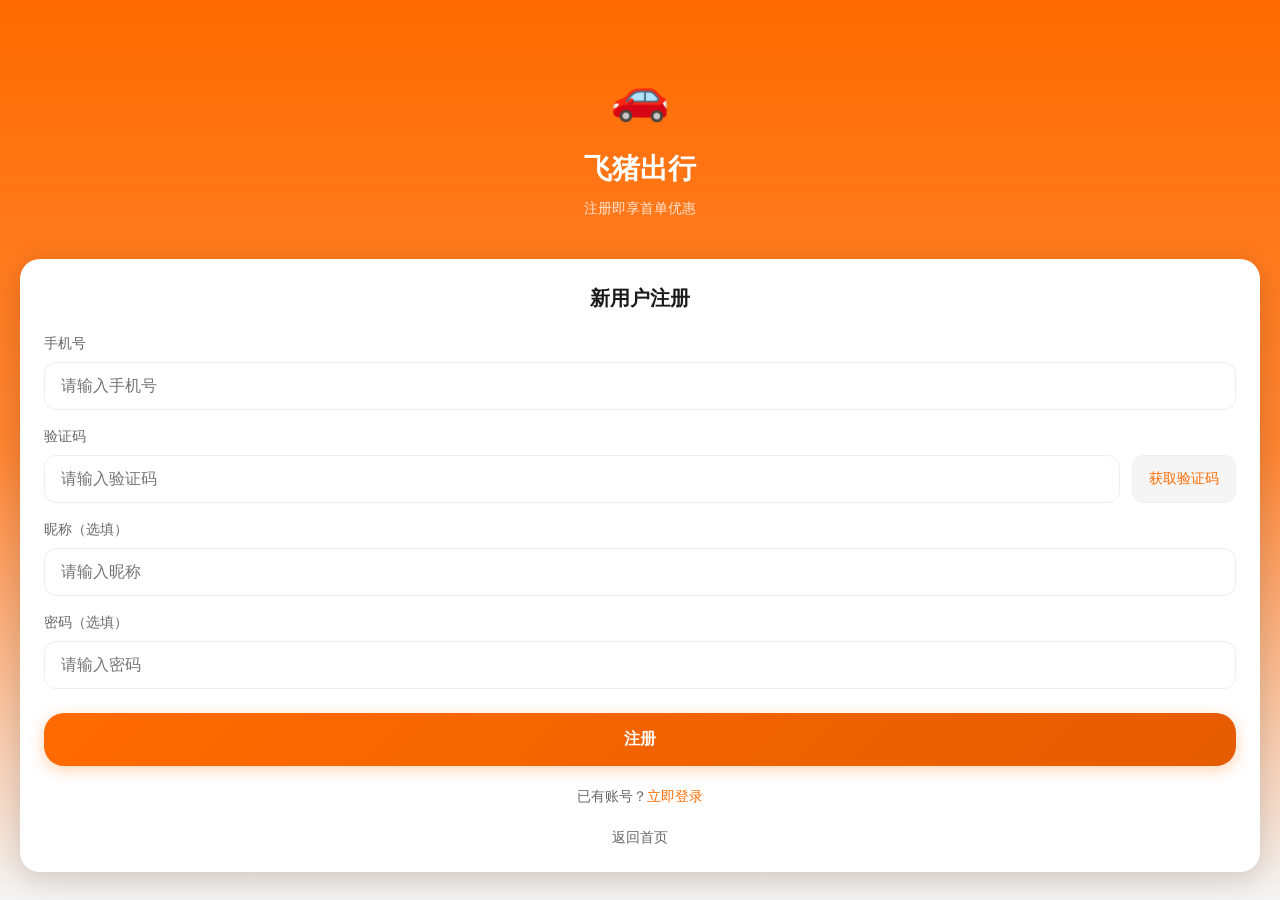
<file: Online ride-hailing/user-web/register.html>
<!DOCTYPE html>
<html lang="zh-CN">
<head>
  <meta charset="UTF-8">
  <meta name="viewport" content="width=device-width, initial-scale=1.0, maximum-scale=1.0, user-scalable=no">
  <title>注册 - 飞猪出行</title>
  <link rel="stylesheet" href="./styles.css">
  <style>
    .register-page {
      min-height: 100vh;
      background: linear-gradient(180deg, var(--primary) 0%, var(--primary-light) 50%, var(--bg-gray) 100%);
      padding: 20px;
    }
    
    .register-header {
      padding: 40px 0;
      text-align: center;
    }
    
    .register-logo {
      font-size: 48px;
      margin-bottom: 16px;
    }
    
    .register-title {
      font-size: 28px;
      font-weight: 700;
      color: white;
      margin-bottom: 8px;
    }
    
    .register-subtitle {
      font-size: 14px;
      color: rgba(255, 255, 255, 0.8);
    }
    
    .register-card {
      background: var(--bg-white);
      border-radius: var(--radius-lg);
      padding: 24px;
      box-shadow: var(--shadow-lg);
    }
    
    .register-card h2 {
      font-size: 20px;
      font-weight: 600;
      margin-bottom: 20px;
      text-align: center;
    }
    
    .form-group {
      margin-bottom: 16px;
    }
    
    .form-label {
      display: block;
      font-size: 14px;
      color: var(--text-secondary);
      margin-bottom: 8px;
    }
    
    .form-input {
      width: 100%;
      padding: 14px 16px;
      border: 1px solid var(--border-color);
      border-radius: var(--radius-md);
      font-size: 16px;
      outline: none;
      transition: border-color 0.2s, box-shadow 0.2s;
    }
    
    .form-input:focus {
      border-color: var(--primary);
      box-shadow: 0 0 0 3px rgba(255, 107, 0, 0.1);
    }
    
    .code-group {
      display: flex;
      gap: 12px;
    }
    
    .code-group .form-input {
      flex: 1;
    }
    
    .code-btn {
      flex-shrink: 0;
      padding: 14px 16px;
      background: var(--bg-gray);
      border: 1px solid var(--border-color);
      border-radius: var(--radius-md);
      font-size: 14px;
      color: var(--primary);
      font-weight: 500;
      cursor: pointer;
      transition: all 0.2s;
      min-width: 100px;
    }
    
    .code-btn:hover:not(:disabled) {
      background: rgba(255, 107, 0, 0.1);
    }
    
    .code-btn:disabled {
      color: var(--text-light);
      cursor: not-allowed;
    }
    
    .register-btn {
      width: 100%;
      padding: 16px;
      background: linear-gradient(135deg, var(--primary) 0%, var(--primary-dark) 100%);
      border: none;
      border-radius: var(--radius-lg);
      color: white;
      font-size: 16px;
      font-weight: 600;
      cursor: pointer;
      margin-top: 8px;
      transition: transform 0.2s, box-shadow 0.2s;
      box-shadow: 0 4px 16px rgba(255, 107, 0, 0.3);
    }
    
    .register-btn:hover:not(:disabled) {
      transform: translateY(-2px);
      box-shadow: 0 6px 20px rgba(255, 107, 0, 0.4);
    }
    
    .register-btn:disabled {
      opacity: 0.7;
      cursor: not-allowed;
      transform: none;
    }
    
    .login-link {
      text-align: center;
      margin-top: 20px;
      font-size: 14px;
      color: var(--text-secondary);
    }
    
    .login-link a {
      color: var(--primary);
      text-decoration: none;
      font-weight: 500;
    }
    
    .back-home {
      display: block;
      text-align: center;
      margin-top: 20px;
      color: var(--text-secondary);
      text-decoration: none;
      font-size: 14px;
    }
  </style>
</head>
<body>
  <div class="register-page">
    <div class="register-header">
      <div class="register-logo">🚗</div>
      <h1 class="register-title">飞猪出行</h1>
      <p class="register-subtitle">注册即享首单优惠</p>
    </div>
    
    <div class="register-card">
      <h2>新用户注册</h2>
      <form id="registerForm">
        <div class="form-group">
          <label class="form-label">手机号</label>
          <input type="tel" class="form-input" id="phone" name="phone" placeholder="请输入手机号" maxlength="11">
        </div>
        <div class="form-group">
          <label class="form-label">验证码</label>
          <div class="code-group">
            <input type="text" class="form-input" id="code" name="code" placeholder="请输入验证码" maxlength="6">
            <button type="button" class="code-btn" id="sendCodeBtn">获取验证码</button>
          </div>
        </div>
        <div class="form-group">
          <label class="form-label">昵称（选填）</label>
          <input type="text" class="form-input" id="nickname" name="nickname" placeholder="请输入昵称">
        </div>
        <div class="form-group">
          <label class="form-label">密码（选填）</label>
          <input type="password" class="form-input" id="password" name="password" placeholder="请输入密码">
        </div>
        <button type="submit" class="register-btn" id="registerBtn">注册</button>
      </form>
      <div class="login-link">
        已有账号？<a href="./login.html">立即登录</a>
      </div>
      <a href="./ride-hailing.html" class="back-home">返回首页</a>
    </div>
  </div>
  
  <div class="toast" id="toast"></div>
  
  <script src="./api.js"></script>
  <script>
    (function() {
      const form = document.getElementById('registerForm');
      const phoneInput = document.getElementById('phone');
      const codeInput = document.getElementById('code');
      const nicknameInput = document.getElementById('nickname');
      const passwordInput = document.getElementById('password');
      const sendCodeBtn = document.getElementById('sendCodeBtn');
      const registerBtn = document.getElementById('registerBtn');
      const toast = document.getElementById('toast');
      
      let countdown = 0;
      let timer = null;
      
      function showToast(message, type = 'success') {
        toast.textContent = message;
        toast.className = 'toast show ' + type;
        setTimeout(() => {
          toast.className = 'toast';
        }, 2500);
      }
      
      function toPhoneValid(phone) {
        return /^1\d{10}$/.test(phone);
      }
      
      function updateSendCodeBtn() {
        if (countdown > 0) {
          sendCodeBtn.disabled = true;
          sendCodeBtn.textContent = countdown + 's';
        } else {
          sendCodeBtn.disabled = false;
          sendCodeBtn.textContent = '获取验证码';
        }
      }
      
      function startCountdown() {
        countdown = 60;
        updateSendCodeBtn();
        timer = setInterval(() => {
          countdown--;
          updateSendCodeBtn();
          if (countdown <= 0) {
            clearInterval(timer);
            timer = null;
          }
        }, 1000);
      }
      
      sendCodeBtn.addEventListener('click', async () => {
        const phone = phoneInput.value.trim();
        if (!toPhoneValid(phone)) {
          showToast('请输入正确的手机号', 'error');
          return;
        }
        
        sendCodeBtn.disabled = true;
        try {
          const res = await window.UserApi.sendCode({ phone });
          if (window.UserApi.isSuccessCode(res.code)) {
            showToast('验证码已发送');
            startCountdown();
          } else {
            showToast(res.message || '发送失败', 'error');
            sendCodeBtn.disabled = false;
          }
        } catch (e) {
          showToast('网络错误', 'error');
          sendCodeBtn.disabled = false;
        }
      });
      
      form.addEventListener('submit', async (e) => {
        e.preventDefault();
        
        const phone = phoneInput.value.trim();
        const code = codeInput.value.trim();
        const nickname = nicknameInput.value.trim();
        const password = passwordInput.value;
        
        if (!toPhoneValid(phone)) {
          showToast('请输入正确的手机号', 'error');
          return;
        }
        
        if (!code || code.length < 4) {
          showToast('请输入验证码', 'error');
          return;
        }
        
        registerBtn.disabled = true;
        registerBtn.textContent = '注册中...';
        
        try {
          const res = await window.UserApi.register({ 
            phone, 
            code, 
            nickname: nickname || '用户' + Math.floor(Math.random() * 10000),
            password: password || '',
            avatar: ''
          });
          
          if (window.UserApi.isSuccessCode(res.code)) {
            showToast('注册成功');
            // 自动登录
            const loginRes = await window.UserApi.login({ phone, code });
            if (window.UserApi.isSuccessCode(loginRes.code)) {
              setTimeout(() => {
                window.location.href = './ride-hailing.html';
              }, 500);
            } else {
              setTimeout(() => {
                window.location.href = './login.html';
              }, 500);
            }
          } else {
            showToast(res.message || '注册失败', 'error');
          }
        } catch (e) {
          showToast('网络错误', 'error');
        } finally {
          registerBtn.disabled = false;
          registerBtn.textContent = '注册';
        }
      });
    })();
  </script>
</body>
</html>
</file>
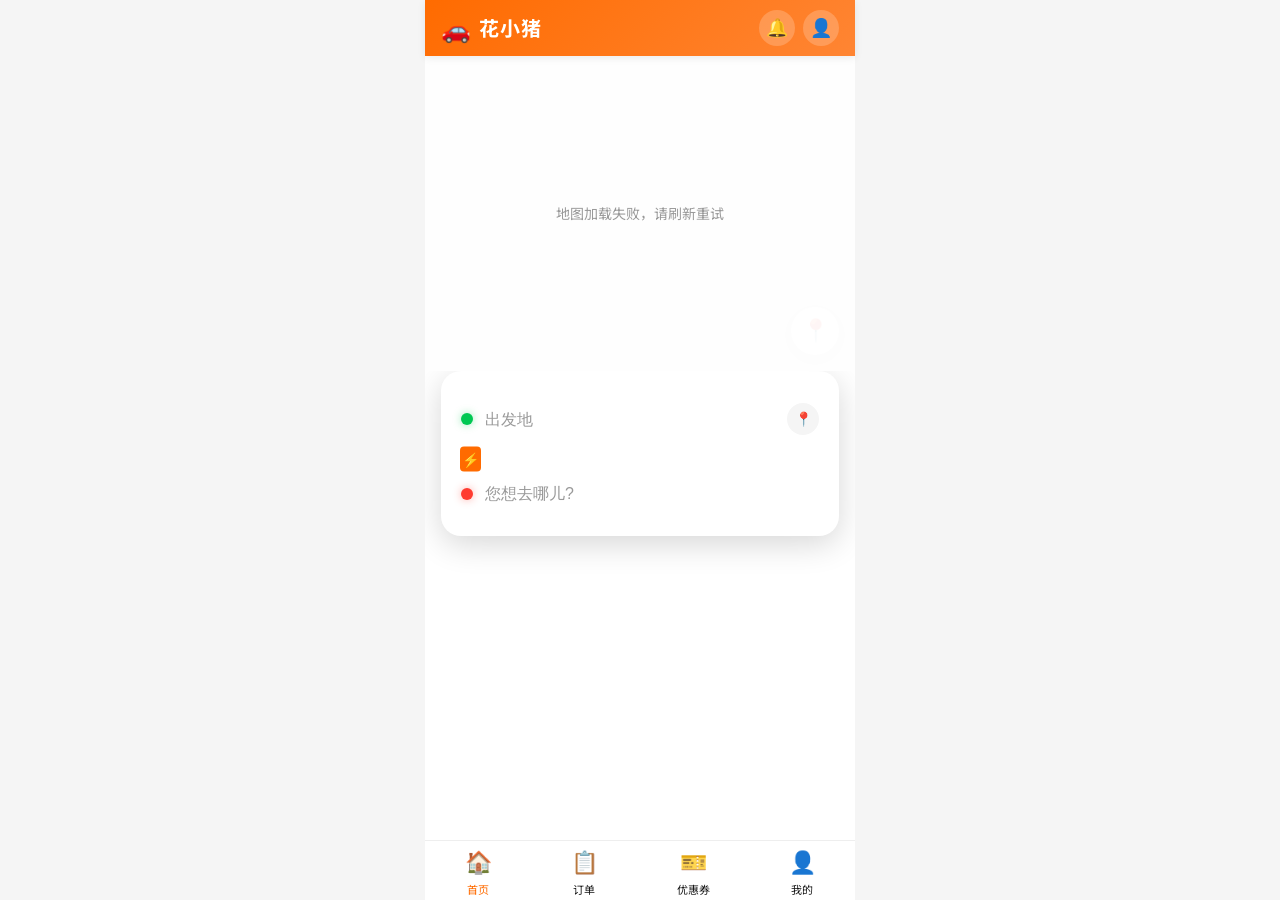
<file: Online ride-hailing/user-web/ride-hailing.html>
<!DOCTYPE html>
<html lang="zh-CN">
<head>
  <meta charset="UTF-8">
  <meta name="viewport" content="width=device-width, initial-scale=1.0, maximum-scale=1.0, user-scalable=no">
  <title>花小猪</title>
  <link rel="stylesheet" href="./styles.css">
  <link rel="preconnect" href="https://fonts.googleapis.com">
  <link href="https://fonts.googleapis.com/css2?family=Noto+Sans+SC:wght@400;500;700&display=swap" rel="stylesheet">
  <!-- 高德地图 SDK -->
  <script type="text/javascript">
    window._AMapSecurityConfig = {
      securityJsCode: 'e45d6a631efdffdc60eecd60679764f1', // 请替换为您的安全密钥
    }
  </script>
  <script src="https://webapi.amap.com/maps?v=2.0&key=3d6b19102ee6b29817a1cbe4c7dc2ef9"></script> <!-- 请替换为您的Key -->
  <script src="https://webapi.amap.com/loca?v=2.0.0&key=3d6b19102ee6b29817a1cbe4c7dc2ef9"></script>
  <script src="//webapi.amap.com/ui/1.1/main.js"></script>
</head>
<body>
  <div class="app">
    <!-- 顶部导航 -->
    <header class="header">
      <div class="header-left">
        <div class="logo">
          <span class="logo-icon">🚗</span>
          <span class="logo-text">花小猪</span>
        </div>
      </div>
      <div class="header-right">
        <button class="header-btn" id="msgBtn">
          <span class="icon">🔔</span>
        </button>
        <button class="header-btn" id="userBtn">
          <span class="icon">👤</span>
        </button>
      </div>
    </header>


    <!-- 地图区域 -->
    <div class="map-container">
      <div id="amap-container" class="map">
        <div id="map" class="map-real"></div>
      </div>
      <button class="location-btn" id="locationBtn" title="定位到当前位置">
        <span>📍</span>
      </button>
      <div class="map-loading" id="mapLoading">
        <div class="loading-spinner"></div>
        <span>地图加载中...</span>
      </div>
    </div>

    <!-- 可滚动内容区域 -->
    <div class="content-area">
      <!-- 订单卡片 -->
      <div class="order-card">
        <div class="input-group from-group">
        <div class="input-icon from-icon">
          <div class="dot green"></div>
        </div>
        <div class="input-wrapper">
          <input type="text" id="fromAddress" placeholder="出发地" readonly>
        </div>
        <button class="input-action" id="fromLocation">
          <span>📍</span>
        </button>
      </div>

      <div class="connector">
        <div class="line"></div>
        <div class="connector-icon">⚡</div>
      </div>

      <div class="input-group to-group">
        <div class="input-icon to-icon">
          <div class="dot red"></div>
        </div>
        <div class="input-wrapper">
          <input type="text" id="toAddress" placeholder="您想去哪儿?" class="to-input">
        </div>
        <button class="input-action" id="clearToBtn" style="display: none;">
          <span>✕</span>
        </button>
      </div>

      <div class="destination-panel" id="destinationPanel">
        <div class="panel-header">
          <input type="text" id="searchInput" placeholder="输入目的地">
        </div>
        <div class="panel-content" id="panelContent">
          <div class="suggestion-item" data-action="airport">
            <div class="suggestion-icon">✈️</div>
            <div class="suggestion-info">
              <div class="suggestion-title">机场</div>
              <div class="suggestion-desc">首都国际机场 T3 航站楼</div>
            </div>
          </div>
          <div class="suggestion-item" data-action="train">
            <div class="suggestion-icon">🚄</div>
            <div class="suggestion-info">
              <div class="suggestion-title">火车站</div>
              <div class="suggestion-desc">北京站</div>
            </div>
          </div>
          <div class="suggestion-item" data-action="hospital">
            <div class="suggestion-icon">🏥</div>
            <div class="suggestion-info">
              <div class="suggestion-title">医院</div>
              <div class="suggestion-desc">北京大学第三医院</div>
            </div>
          </div>
          <div class="suggestion-item" data-action="school">
            <div class="suggestion-icon">🏫</div>
            <div class="suggestion-info">
              <div class="suggestion-title">学校</div>
              <div class="suggestion-desc">北京大学</div>
            </div>
          </div>
          <div class="suggestion-item" data-action="shopping">
            <div class="suggestion-icon">🛒</div>
            <div class="suggestion-info">
              <div class="suggestion-title">购物中心</div>
              <div class="suggestion-desc">三里屯太古里</div>
            </div>
          </div>
          <div class="suggestion-item" data-action="home">
            <div class="suggestion-icon">🏠</div>
            <div class="suggestion-info">
              <div class="suggestion-title">家庭住址</div>
              <div class="suggestion-desc">点击添加家庭住址</div>
            </div>
          </div>
          <div class="suggestion-item" data-action="company">
            <div class="suggestion-icon">🏢</div>
            <div class="suggestion-info">
              <div class="suggestion-title">公司</div>
              <div class="suggestion-desc">点击添加公司地址</div>
            </div>
          </div>
        </div>
      </div>
    </div>

    <!-- 车型选择 -->
    <div class="car-type-section" id="carTypeSection" style="display: none;">
      <div class="section-title">
        <span>选择车型</span>
        <button class="more-btn">更多 ∨</button>
      </div>
      <div class="car-types">
        <div class="car-type active" data-type="1" data-name="快车" data-price="12">
          <div class="car-badge">特惠</div>
          <div class="car-icon">🚗</div>
          <div class="car-info">
            <div class="car-name">快车</div>
            <div class="car-desc">预计 <span class="eta">5</span> 分钟</div>
          </div>
          <div class="car-price">
            <span class="price">¥12</span>
            <span class="original">¥18</span>
          </div>
        </div>
        <div class="car-type" data-type="2" data-name="优享" data-price="18">
          <div class="car-icon">🚙</div>
          <div class="car-info">
            <div class="car-name">优享</div>
            <div class="car-desc">预计 <span class="eta">7</span> 分钟</div>
          </div>
          <div class="car-price">
            <span class="price">¥18</span>
          </div>
        </div>
        <div class="car-type" data-type="3" data-name="专车" data-price="28">
          <div class="car-icon">🚘</div>
          <div class="car-info">
            <div class="car-name">专车</div>
            <div class="car-desc">预计 <span class="eta">10</span> 分钟</div>
          </div>
          <div class="car-price">
            <span class="price">¥28</span>
          </div>
        </div>
        <div class="car-type" data-type="4" data-name="豪华车" data-price="58">
          <div class="car-icon">🚘</div>
          <div class="car-info">
            <div class="car-name">豪华车</div>
            <div class="car-desc">预计 <span class="eta">15</span> 分钟</div>
          </div>
          <div class="car-price">
            <span class="price">¥58</span>
          </div>
        </div>
      </div>
    </div>

    <!-- 优惠券入口 -->
    <div class="coupon-bar" id="couponBar" style="display: none;">
      <div class="coupon-info" id="couponInfo">
        <span class="coupon-icon">🎫</span>
        <span class="coupon-text" id="couponText">有 2 张优惠券可用</span>
        <span class="coupon-arrow">›</span>
      </div>
    </div>

    <!-- 优惠券选择弹窗 -->
    <div class="coupon-modal" id="couponModal">
      <div class="modal-overlay" id="couponOverlay"></div>
      <div class="modal-content">
        <div class="modal-header">
          <h3>选择优惠券</h3>
          <button class="close-modal-btn" id="closeCouponBtn">✕</button>
        </div>
        <div class="modal-body" id="couponList">
          <div class="loading-indicator">加载中...</div>
        </div>
        <div class="modal-footer">
          <button class="no-coupon-btn" id="noCouponBtn">不使用优惠券</button>
        </div>
      </div>
    </div>

    <!-- 备注 -->
    <div class="remark-section" id="remarkSection" style="display: none;">
      <input type="text" id="remarkInput" placeholder="添加备注（选填）">
    </div>

    <!-- 确认出行按钮 -->
    <div class="confirm-section" id="confirmSection" style="display: none;">
      <button class="confirm-btn" id="confirmBtn">
        <span class="btn-text">确认呼叫</span>
        <span class="btn-price" id="btnPrice">¥12</span>
      </button>
    </div>
  </div>

    <!-- 底部导航 -->
    <nav class="bottom-nav">
      <div class="nav-item active">
        <span class="nav-icon">🏠</span>
        <span class="nav-text">首页</span>
      </div>
      <div class="nav-item">
        <span class="nav-icon">📋</span>
        <span class="nav-text">订单</span>
      </div>
      <div class="nav-item">
        <span class="nav-icon">🎫</span>
        <span class="nav-text">优惠券</span>
      </div>
      <div class="nav-item">
        <span class="nav-icon">👤</span>
        <span class="nav-text">我的</span>
      </div>
    </nav>

    <!-- 用户面板 -->
    <div class="user-panel" id="userPanel">
      <div class="panel-overlay" id="panelOverlay"></div>
      <div class="panel-content">
        <div class="panel-header">
          <h3>账户</h3>
          <button class="close-btn" id="closePanelBtn">✕</button>
        </div>
        <div class="user-info" id="userInfo">
          <div class="user-avatar" id="userAvatar">👤</div>
          <div class="user-details">
            <div class="user-name" id="userName">未登录</div>
            <div class="user-phone" id="userPhone">-</div>
          </div>
        </div>
        <div class="panel-menu">
          <div class="menu-item" id="loginBtn">
            <span class="menu-icon">🔑</span>
            <span class="menu-text">登录 / 注册</span>
            <span class="menu-arrow">›</span>
          </div>
          <div class="menu-item" id="logoutBtn" style="display: none;">
            <span class="menu-icon">🚪</span>
            <span class="menu-text">退出登录</span>
            <span class="menu-arrow">›</span>
          </div>
          <div class="menu-item" id="realNameMenuItem">
            <span class="menu-icon">👥</span> 
            <span class="menu-text">乘客认证</span>
            <span class="menu-arrow">›</span>
          </div>
          <div class="menu-item" id="addressMenuItem">
            <span class="menu-icon">📍</span>
            <span class="menu-text">常用地址</span>
            <span class="menu-arrow">›</span>
          </div>
          <div class="menu-item" id="couponMenuItem">
            <span class="menu-icon">🎫</span>
            <span class="menu-text">我的优惠券</span>
            <span class="menu-arrow">›</span>
          </div>
          <div class="menu-item" id="profileMenuItem">
            <span class="menu-icon">👤</span>
            <span class="menu-text">个人中心</span>
            <span class="menu-arrow">›</span>
          </div>
        </div>
      </div>
    </div>

    <div class="toast" id="toast"></div>
  </div>

  <script src="./api.js"></script>
  <script src="./ws.js"></script>
  <script src="./ride-hailing.js"></script>
</body>
</html>
</file>
<file: Online ride-hailing/admin-web/styles.css>
:root {
  --brand: #2563eb;
  --brand-dark: #1d4ed8;
  --brand-soft: #eff6ff;
  --green: #16a34a;
  --green-soft: #ecfdf5;
  --red: #d92d20;
  --red-soft: #fff0ee;
  --blue: #2563eb;
  --blue-soft: #eff6ff;
  --ink: #1e293b;
  --muted: #64748b;
  --subtle: #94a3b8;
  --line: #e2e8f0;
  --panel: #ffffff;
  --page: #f8fafc;
  --sidebar: #ffffff;
  --sidebar-text: #334155;
  --sidebar-muted: #94a3b8;
  --topbar: rgba(248, 250, 252, 0.92);
  --hover-row: #f8fbff;
  --accent-shadow: rgba(37, 99, 235, 0.2);
  --shadow: 0 18px 44px rgba(30, 41, 59, 0.08);
}

:root[data-theme="slate"] {
  --brand: #0369a1;
  --brand-dark: #075985;
  --brand-soft: #e0f2fe;
  --green: #059669;
  --green-soft: #ecfdf5;
  --blue: #0891b2;
  --blue-soft: #ecfeff;
  --ink: #020617;
  --muted: #475569;
  --subtle: #64748b;
  --line: #dbe4ee;
  --panel: #ffffff;
  --page: #f8fafc;
  --sidebar: #0f172a;
  --sidebar-text: #e2e8f0;
  --sidebar-muted: #94a3b8;
  --topbar: rgba(248, 250, 252, 0.94);
  --hover-row: #f0f9ff;
  --accent-shadow: rgba(3, 105, 161, 0.2);
  --shadow: 0 18px 44px rgba(15, 23, 42, 0.1);
}

* {
  box-sizing: border-box;
}

body {
  margin: 0;
  min-width: 1180px;
  min-height: 100vh;
  color: var(--ink);
  background: var(--page);
  font-family: "Microsoft YaHei", "PingFang SC", Arial, sans-serif;
}

button,
input,
select,
textarea {
  font: inherit;
}

button {
  cursor: pointer;
}

.hidden {
  display: none !important;
}

.login-screen {
  min-height: 100vh;
  display: grid;
  grid-template-columns: 480px minmax(520px, 1fr);
  gap: 56px;
  align-items: center;
  padding: 64px 9vw;
  background:
    linear-gradient(120deg, var(--brand-soft), transparent 34%),
    linear-gradient(135deg, #ffffff 0%, var(--page) 58%, var(--blue-soft) 100%);
}

.login-panel,
.login-preview,
.metric-card,
.panel-card,
.table-panel,
.drawer {
  background: var(--panel);
  box-shadow: var(--shadow);
}

.login-panel {
  padding: 42px;
  border: 1px solid var(--line);
  border-radius: 8px;
}

.brand-lockup,
.sidebar-brand,
.admin-chip,
.metric-title,
.toolbar,
.table-head,
.pagination,
.form-row.two,
.drawer-head,
.status-line,
.preview-top {
  display: flex;
  align-items: center;
}

.brand-lockup {
  gap: 16px;
  margin-bottom: 36px;
}

.brand-mark {
  width: 46px;
  height: 46px;
  display: inline-flex;
  align-items: center;
  justify-content: center;
  flex: 0 0 auto;
  border-radius: 8px;
  color: #fff;
  font-weight: 800;
  background: linear-gradient(135deg, var(--brand), var(--blue));
  box-shadow: 0 12px 24px var(--accent-shadow);
}

.brand-lockup h1 {
  margin: 0 0 6px;
  font-size: 26px;
  line-height: 1.2;
}

.brand-lockup p,
.login-note,
.eyebrow,
.metric-card span,
.panel-card p,
.admin-chip small,
.sidebar-brand span,
.field-hint {
  color: var(--muted);
}

.login-form label,
.field {
  display: grid;
  gap: 8px;
}

.login-form {
  display: grid;
  gap: 18px;
}

.login-form span,
.field-label {
  font-size: 13px;
  font-weight: 700;
  color: #364153;
}

.login-form input,
.field input,
.field select,
.field textarea,
.search-box input,
.setting-input {
  width: 100%;
  border: 1px solid var(--line);
  border-radius: 6px;
  background: #fff;
  color: var(--ink);
  outline: none;
  transition: border-color 0.15s, box-shadow 0.15s;
}

.login-form input,
.field input,
.field select,
.setting-input {
  height: 42px;
  padding: 0 12px;
}

.field textarea {
  min-height: 96px;
  padding: 12px;
  resize: vertical;
}

.login-form input:focus,
.field input:focus,
.field select:focus,
.field textarea:focus,
.search-box input:focus,
.setting-input:focus {
  border-color: var(--brand);
  box-shadow: 0 0 0 3px var(--brand-soft);
}

.primary-btn,
.secondary-btn,
.ghost-btn,
.danger-btn,
.text-btn,
.icon-btn {
  border: 0;
  border-radius: 6px;
  min-height: 36px;
  padding: 0 14px;
  font-weight: 700;
}

.primary-btn {
  color: #fff;
  background: linear-gradient(135deg, var(--brand), var(--brand-dark));
  box-shadow: 0 10px 18px var(--accent-shadow);
}

.secondary-btn {
  color: var(--brand-dark);
  background: var(--brand-soft);
}

.ghost-btn {
  color: #41506a;
  background: #f0f3f8;
}

.danger-btn {
  color: var(--red);
  background: var(--red-soft);
}

.text-btn {
  padding: 0 6px;
  color: var(--blue);
  background: transparent;
}

.icon-btn {
  width: 38px;
  padding: 0;
  color: #38465d;
  background: #f0f3f8;
  font-size: 19px;
}

.full {
  width: 100%;
  height: 44px;
  margin-top: 10px;
}

.login-note {
  margin: 18px 0 0;
  font-size: 13px;
}

.login-preview {
  min-height: 440px;
  border-radius: 8px;
  padding: 34px;
  border: 1px solid rgba(255, 255, 255, 0.72);
  background:
    linear-gradient(140deg, rgba(255, 255, 255, 0.94), rgba(255, 255, 255, 0.78)),
    linear-gradient(135deg, var(--brand-soft), var(--blue-soft));
}

.preview-top {
  justify-content: space-between;
  margin-bottom: 28px;
}

.preview-top span {
  color: var(--muted);
  font-weight: 700;
}

.preview-top strong {
  color: var(--green);
}

.preview-grid {
  display: grid;
  grid-template-columns: repeat(2, 1fr);
  gap: 18px;
}

.preview-grid div {
  min-height: 140px;
  padding: 22px;
  border: 1px solid var(--line);
  border-radius: 8px;
  background: rgba(255, 255, 255, 0.78);
}

.preview-grid span {
  display: block;
  color: var(--muted);
  margin-bottom: 18px;
}

.preview-grid strong {
  font-size: 34px;
}

.app-shell {
  display: grid;
  grid-template-columns: 236px 1fr;
  min-height: 100vh;
}

.sidebar {
  position: sticky;
  top: 0;
  height: 100vh;
  display: flex;
  flex-direction: column;
  background: var(--sidebar);
  color: var(--sidebar-text);
  border-right: 1px solid var(--line);
}

.sidebar-brand {
  gap: 12px;
  height: 78px;
  padding: 0 18px;
  border-bottom: 1px solid var(--line);
}

.sidebar-brand strong {
  display: block;
  margin-bottom: 4px;
}

.sidebar-brand span {
  font-size: 12px;
  color: var(--sidebar-muted);
}

.nav {
  padding: 14px 10px;
  overflow-y: auto;
}

.nav-section {
  margin-bottom: 14px;
}

.nav-section-title {
  padding: 10px 12px 6px;
  color: var(--sidebar-muted);
  font-size: 12px;
  font-weight: 700;
}

.nav-item {
  width: 100%;
  height: 40px;
  display: grid;
  grid-template-columns: 28px 1fr auto;
  align-items: center;
  border: 0;
  border-radius: 6px;
  padding: 0 10px;
  color: var(--sidebar-text);
  background: transparent;
  text-align: left;
}

.nav-item:hover,
.nav-item.active {
  background: var(--brand-soft);
  color: var(--brand-dark);
}

.nav-item.active {
  box-shadow: inset 3px 0 0 var(--brand);
}

.nav-icon {
  font-size: 16px;
}

.nav-count {
  color: var(--sidebar-muted);
  font-size: 12px;
}

.sidebar-foot {
  margin-top: auto;
  padding: 14px;
  border-top: 1px solid var(--line);
  display: grid;
  gap: 10px;
}

.sidebar-foot span {
  width: fit-content;
  padding: 4px 8px;
  border-radius: 6px;
  color: var(--brand-dark);
  background: var(--brand-soft);
  font-size: 12px;
  font-weight: 700;
}

.main {
  min-width: 0;
}

.topbar {
  position: sticky;
  top: 0;
  z-index: 10;
  height: 78px;
  display: flex;
  justify-content: space-between;
  align-items: center;
  padding: 0 28px;
  background: var(--topbar);
  border-bottom: 1px solid var(--line);
  backdrop-filter: blur(14px);
}

.eyebrow {
  margin: 0 0 4px;
  font-size: 12px;
  font-weight: 800;
  letter-spacing: 0;
}

.topbar h2 {
  margin: 0;
  font-size: 22px;
  line-height: 1.2;
}

.topbar-actions {
  display: flex;
  align-items: center;
  gap: 12px;
}

.theme-toggle {
  height: 40px;
  display: inline-flex;
  align-items: center;
  gap: 8px;
  border: 1px solid var(--line);
  border-radius: 6px;
  padding: 0 12px;
  color: var(--ink);
  background: #fff;
  font-size: 12px;
  font-weight: 800;
}

.theme-dot {
  width: 18px;
  height: 18px;
  border-radius: 999px;
  background: linear-gradient(135deg, var(--brand), var(--blue));
  box-shadow: 0 0 0 3px var(--brand-soft);
}

.search-box {
  width: 300px;
  height: 40px;
  display: grid;
  grid-template-columns: 48px 1fr;
  align-items: center;
  border: 1px solid var(--line);
  border-radius: 6px;
  background: #fff;
  overflow: hidden;
}

.search-box span {
  text-align: center;
  color: var(--subtle);
  font-size: 12px;
  font-weight: 700;
}

.search-box input {
  height: 100%;
  border: 0;
  border-radius: 0;
  box-shadow: none;
}

.admin-chip {
  gap: 10px;
  min-width: 154px;
  height: 42px;
  padding: 0 10px;
  border: 1px solid var(--line);
  border-radius: 6px;
  background: #fff;
}

.admin-chip span {
  width: 28px;
  height: 28px;
  display: inline-flex;
  align-items: center;
  justify-content: center;
  border-radius: 6px;
  color: #fff;
  background: var(--brand);
  font-weight: 800;
}

.admin-chip strong {
  display: block;
  font-size: 13px;
}

.admin-chip small {
  display: block;
  margin-top: 1px;
  font-size: 11px;
}

.content {
  padding: 24px 28px 36px;
}

.metric-grid {
  display: grid;
  grid-template-columns: repeat(4, minmax(190px, 1fr));
  gap: 16px;
  margin-bottom: 18px;
}

.metric-card {
  min-height: 128px;
  border: 1px solid var(--line);
  border-radius: 8px;
  padding: 18px;
}

.metric-title {
  justify-content: space-between;
  margin-bottom: 18px;
}

.metric-card strong {
  display: block;
  margin-bottom: 8px;
  font-size: 30px;
}

.metric-card em {
  color: var(--green);
  font-style: normal;
  font-size: 12px;
  font-weight: 800;
}

.metric-icon {
  width: 34px;
  height: 34px;
  display: inline-flex;
  align-items: center;
  justify-content: center;
  border-radius: 8px;
  background: var(--brand-soft);
  color: var(--brand);
}

.dashboard-grid {
  display: grid;
  grid-template-columns: 1.35fr 0.9fr;
  gap: 18px;
}

.panel-card,
.table-panel {
  border: 1px solid var(--line);
  border-radius: 8px;
  background: #fff;
}

.panel-card {
  padding: 20px;
}

.panel-card h3,
.table-head h3 {
  margin: 0;
  font-size: 17px;
}

.status-list {
  display: grid;
  gap: 14px;
  margin-top: 18px;
}

.status-line {
  gap: 14px;
}

.status-name {
  width: 76px;
  color: var(--muted);
  font-size: 13px;
}

.bar {
  flex: 1;
  height: 9px;
  border-radius: 10px;
  background: #eef1f5;
  overflow: hidden;
}

.bar i {
  display: block;
  height: 100%;
  border-radius: inherit;
  background: linear-gradient(90deg, var(--brand), var(--blue));
}

.status-line strong {
  width: 44px;
  text-align: right;
  font-size: 13px;
}

.todo-list {
  display: grid;
  gap: 10px;
  margin-top: 18px;
}

.todo-item {
  display: flex;
  justify-content: space-between;
  gap: 12px;
  padding: 12px;
  border-radius: 6px;
  background: #f7f9fc;
}

.todo-item span {
  color: var(--muted);
  font-size: 13px;
}

.toolbar {
  justify-content: space-between;
  gap: 16px;
  padding: 16px;
  border: 1px solid var(--line);
  border-radius: 8px;
  background: #fff;
  margin-bottom: 14px;
}

.filters,
.toolbar-actions {
  display: flex;
  align-items: center;
  gap: 10px;
}

.filters input,
.filters select {
  height: 38px;
  min-width: 150px;
  border: 1px solid var(--line);
  border-radius: 6px;
  padding: 0 10px;
  background: #fff;
}

.table-panel {
  overflow: hidden;
}

.table-head {
  justify-content: space-between;
  height: 58px;
  padding: 0 16px;
  border-bottom: 1px solid var(--line);
}

.data-table {
  width: 100%;
  border-collapse: collapse;
  table-layout: fixed;
}

.data-table th,
.data-table td {
  height: 52px;
  padding: 0 14px;
  border-bottom: 1px solid var(--line);
  text-align: left;
  font-size: 13px;
  overflow: hidden;
  text-overflow: ellipsis;
  white-space: nowrap;
}

.data-table th {
  height: 44px;
  color: #69758a;
  background: #f8fafc;
  font-weight: 800;
}

.data-table tr:hover td {
  background: var(--hover-row);
}

.empty-state {
  padding: 52px 20px;
  color: var(--muted);
  text-align: center;
}

.tag {
  display: inline-flex;
  align-items: center;
  min-height: 24px;
  padding: 0 8px;
  border-radius: 6px;
  font-size: 12px;
  font-weight: 800;
}

.tag.green {
  color: var(--green);
  background: var(--green-soft);
}

.tag.red {
  color: var(--red);
  background: var(--red-soft);
}

.tag.blue {
  color: var(--blue);
  background: var(--blue-soft);
}

.tag.orange {
  color: var(--brand-dark);
  background: var(--brand-soft);
}

.pagination {
  justify-content: flex-end;
  gap: 6px;
  height: 56px;
  padding: 0 16px;
  color: var(--muted);
}

.page-btn {
  width: 34px;
  height: 34px;
  display: inline-flex;
  align-items: center;
  justify-content: center;
  border: 1px solid var(--line);
  border-radius: 6px;
  background: #fff;
  color: var(--muted);
  font-size: 13px;
  font-weight: 700;
  cursor: pointer;
  transition: all 0.15s;
}

.page-btn:hover:not(:disabled) {
  border-color: var(--brand);
  color: var(--brand);
  background: var(--brand-soft);
}

.page-btn:disabled {
  opacity: 0.4;
  cursor: not-allowed;
}

.page-btn.current {
  border-color: var(--brand);
  color: #fff;
  background: var(--brand);
}

.page-info {
  margin-left: 8px;
  font-size: 13px;
}

.drawer-mask {
  position: fixed;
  inset: 0;
  z-index: 50;
  background: rgba(17, 24, 39, 0.32);
}

.drawer {
  position: fixed;
  top: 0;
  right: 0;
  z-index: 60;
  width: 430px;
  height: 100vh;
  border-left: 1px solid var(--line);
  display: flex;
  flex-direction: column;
}

.drawer-head {
  justify-content: space-between;
  height: 78px;
  padding: 0 20px;
  border-bottom: 1px solid var(--line);
}

.drawer-head h3 {
  margin: 0;
  font-size: 20px;
}

.drawer-form {
  flex: 1;
  overflow-y: auto;
  padding: 20px;
  display: grid;
  align-content: start;
  gap: 16px;
}

.form-row.two {
  align-items: start;
  gap: 12px;
}

.form-row.two .field {
  flex: 1;
}

.drawer-actions {
  position: sticky;
  bottom: -20px;
  display: flex;
  justify-content: flex-end;
  gap: 10px;
  padding: 16px 0 0;
  background: #fff;
}

.toast {
  position: fixed;
  left: 50%;
  bottom: 28px;
  z-index: 100;
  min-width: 220px;
  max-width: 420px;
  padding: 12px 16px;
  border-radius: 6px;
  color: #fff;
  background: #111827;
  text-align: center;
  opacity: 0;
  transform: translate(-50%, 16px);
  pointer-events: none;
  transition: opacity 0.18s, transform 0.18s;
}

.toast.show {
  opacity: 1;
  transform: translate(-50%, 0);
}

.setting-block {
  display: grid;
  gap: 12px;
  padding: 14px;
  border-radius: 8px;
  background: #f7f9fc;
}

@media (max-width: 1280px) {
  body {
    min-width: 1040px;
  }

  .metric-grid {
    grid-template-columns: repeat(2, 1fr);
  }
}
</file>
<file: Online ride-hailing/user-web/styles.css>
/* 飞猪出行 - 花小猪风格样式 */

* {
  margin: 0;
  padding: 0;
  box-sizing: border-box;
}

:root {
  --primary: #FF6B00;
  --primary-light: #FF8533;
  --primary-dark: #E55C00;
  --secondary: #FFD700;
  --text-primary: #1A1A1A;
  --text-secondary: #666666;
  --text-light: #999999;
  --bg-white: #FFFFFF;
  --bg-gray: #F5F5F5;
  --bg-light: #FAFAFA;
  --border-color: #EEEEEE;
  --shadow-sm: 0 2px 8px rgba(0, 0, 0, 0.08);
  --shadow-md: 0 4px 16px rgba(0, 0, 0, 0.12);
  --shadow-lg: 0 8px 32px rgba(0, 0, 0, 0.16);
  --radius-sm: 8px;
  --radius-md: 12px;
  --radius-lg: 20px;
  --radius-full: 50%;
  --safe-bottom: env(safe-area-inset-bottom, 0px);
}

body {
  font-family: 'Noto Sans SC', -apple-system, BlinkMacSystemFont, 'Segoe UI', sans-serif;
  background-color: var(--bg-gray);
  color: var(--text-primary);
  font-size: 14px;
  line-height: 1.5;
  overflow-x: hidden;
  min-height: 100vh;
}

.app {
  max-width: 430px;
  margin: 0 auto;
  background: var(--bg-white);
  min-height: 100vh;
  position: relative;
  display: flex;
  flex-direction: column;
}

/* 可滚动内容区域 */
.content-area {
  position: fixed;
  top: calc(56px + 35vh);
  left: 50%;
  transform: translateX(-50%);
  width: 100%;
  max-width: 430px;
  bottom: 60px;
  overflow-y: auto;
  overflow-x: hidden;
  -webkit-overflow-scrolling: touch;
  padding: 0 16px;
  padding-bottom: 20px;
}

/* 顶部导航 */
.header {
  position: fixed;
  top: 0;
  left: 50%;
  transform: translateX(-50%);
  width: 100%;
  max-width: 430px;
  height: 56px;
  background: linear-gradient(135deg, var(--primary) 0%, var(--primary-light) 100%);
  display: flex;
  align-items: center;
  justify-content: space-between;
  padding: 0 16px;
  z-index: 100;
  box-shadow: var(--shadow-sm);
}

.logo {
  display: flex;
  align-items: center;
  gap: 8px;
}

.logo-icon {
  font-size: 24px;
}

.logo-text {
  font-size: 20px;
  font-weight: 700;
  color: var(--bg-white);
  letter-spacing: 1px;
}

.header-right {
  display: flex;
  align-items: center;
  gap: 8px;
}

.header-btn {
  width: 36px;
  height: 36px;
  border: none;
  background: rgba(255, 255, 255, 0.2);
  border-radius: var(--radius-full);
  cursor: pointer;
  display: flex;
  align-items: center;
  justify-content: center;
  transition: background 0.2s;
}

.header-btn:hover {
  background: rgba(255, 255, 255, 0.3);
}

.header-btn .icon {
  font-size: 18px;
}

/* 地图区域 */
.map-container {
  position: fixed;
  top: 56px;
  left: 50%;
  transform: translateX(-50%);
  width: 100%;
  max-width: 430px;
  height: 35vh;
  background: #E8E8E8;
  z-index: 1;
}

#amap-container {
  width: 100%;
  height: 100%;
}

.map-real {
  width: 100%;
  height: 100%;
}

.map-placeholder {
  width: 100%;
  height: 100%;
  display: flex;
  align-items: center;
  justify-content: center;
  background: linear-gradient(180deg, #E8F4FC 0%, #D4E8F0 100%);
}

/* 简约地图背景 */
.map-bg {
  width: 100%;
  height: 100%;
  background: linear-gradient(135deg, #e8f4fc 0%, #d4e8f0 50%, #c8dce8 100%);
  position: relative;
  overflow: hidden;
}

/* 模拟街道网格 */
.map-streets {
  position: absolute;
  top: 0;
  left: 0;
  right: 0;
  bottom: 0;
  background-image: 
    linear-gradient(rgba(255,255,255,0.6) 1px, transparent 1px),
    linear-gradient(90deg, rgba(255,255,255,0.6) 1px, transparent 1px);
  background-size: 40px 40px;
  opacity: 0.8;
}

/* 地图中心标记 */
.map-bg::before {
  content: '';
  position: absolute;
  top: 50%;
  left: 50%;
  transform: translate(-50%, -50%);
  width: 20px;
  height: 20px;
  background: var(--primary);
  border-radius: 50%;
  box-shadow: 0 0 0 4px rgba(255, 153, 0, 0.3);
}

/* 地图加载状态 */
.map-loading {
  position: absolute;
  top: 0;
  left: 0;
  right: 0;
  bottom: 0;
  background: rgba(255, 255, 255, 0.95);
  display: flex;
  flex-direction: column;
  align-items: center;
  justify-content: center;
  gap: 12px;
  z-index: 99;
  transition: opacity 0.3s;
  color: var(--text-secondary);
  font-size: 14px;
}

.map-loading.hidden {
  opacity: 0;
  pointer-events: none;
}

.loading-spinner {
  width: 32px;
  height: 32px;
  border: 3px solid var(--border-color);
  border-top-color: var(--primary);
  border-radius: 50%;
  animation: spin 1s linear infinite;
}

@keyframes spin {
  to { transform: rotate(360deg); }
}

/* 地图标记样式 */
.marker-start, .marker-end {
  position: relative;
  width: 36px;
  height: 36px;
  display: flex;
  align-items: center;
  justify-content: center;
}

.marker-inner {
  width: 24px;
  height: 24px;
  border-radius: 50%;
  border: 3px solid white;
  box-shadow: 0 2px 6px rgba(0, 0, 0, 0.3);
  position: relative;
  z-index: 2;
}

.marker-inner.green {
  background: #00C853;
}

.marker-inner.red {
  background: #FF3B30;
}

.marker-pulse {
  position: absolute;
  width: 36px;
  height: 36px;
  border-radius: 50%;
  animation: markerPulse 1.5s ease-out infinite;
}

.marker-start .marker-pulse {
  background: rgba(0, 200, 83, 0.3);
}

.marker-end .marker-pulse {
  background: rgba(255, 59, 48, 0.3);
}

@keyframes markerPulse {
  0% {
    transform: scale(0.8);
    opacity: 1;
  }
  100% {
    transform: scale(2);
    opacity: 0;
  }
}

/* 地图信息窗体 */
.amap-info-content {
  padding: 8px 12px;
  font-size: 13px;
  line-height: 1.5;
}

/* 隐藏 AMap logo 和 copyright */
.amap-logo, .amap-copyright {
  display: none !important;
}

.location-btn {
  position: absolute;
  bottom: 16px;
  right: 16px;
  width: 48px;
  height: 48px;
  background: var(--bg-white);
  border: none;
  border-radius: var(--radius-full);
  box-shadow: var(--shadow-md);
  cursor: pointer;
  font-size: 22px;
  display: flex;
  align-items: center;
  justify-content: center;
  transition: transform 0.2s, box-shadow 0.2s;
  z-index: 10;
}

.location-btn:hover {
  transform: scale(1.1);
  box-shadow: var(--shadow-lg);
}

.location-btn:active {
  transform: scale(0.95);
}

/* 订单卡片 */
.order-card {
  background: var(--bg-white);
  border-radius: var(--radius-lg);
  box-shadow: var(--shadow-lg);
  padding: 20px;
  margin-bottom: 12px;
}

.input-group {
  display: flex;
  align-items: center;
  gap: 12px;
  padding: 12px 0;
}

.input-group + .input-group {
  border-top: 1px dashed var(--border-color);
}

.input-icon {
  flex-shrink: 0;
}

.dot {
  width: 12px;
  height: 12px;
  border-radius: var(--radius-full);
}

.dot.green {
  background: #00C853;
  box-shadow: 0 0 8px rgba(0, 200, 83, 0.4);
}

.dot.red {
  background: #FF3B30;
  box-shadow: 0 0 8px rgba(255, 59, 48, 0.4);
}

.input-wrapper {
  flex: 1;
}

.input-wrapper input {
  width: 100%;
  border: none;
  outline: none;
  font-size: 16px;
  color: var(--text-primary);
  background: transparent;
}

.input-wrapper input::placeholder {
  color: var(--text-light);
}

.input-action {
  width: 32px;
  height: 32px;
  border: none;
  background: var(--bg-gray);
  border-radius: var(--radius-full);
  cursor: pointer;
  font-size: 14px;
  display: flex;
  align-items: center;
  justify-content: center;
  transition: background 0.2s;
}

.input-action:hover {
  background: var(--border-color);
}

.connector {
  position: relative;
  height: 24px;
  margin-left: 5px;
  padding-left: 7px;
}

.connector .line {
  position: absolute;
  left: 0;
  top: 0;
  bottom: 0;
  width: 2px;
  background: repeating-linear-gradient(
    to bottom,
    var(--text-light) 0,
    var(--text-light) 4px,
    transparent 4px,
    transparent 8px
  );
}

.connector-icon {
  position: absolute;
  left: -6px;
  top: 50%;
  transform: translateY(-50%);
  font-size: 14px;
  background: var(--primary);
  color: white;
  padding: 2px;
  border-radius: 4px;
}

/* 目的地面板 */
.destination-panel {
  display: none;
  position: absolute;
  top: 100%;
  left: -16px;
  right: -16px;
  background: var(--bg-white);
  border-radius: var(--radius-lg);
  box-shadow: var(--shadow-lg);
  margin-top: 8px;
  max-height: 400px;
  overflow: hidden;
  z-index: 60;
}

.destination-panel.active {
  display: block;
  animation: slideUp 0.3s ease;
}

@keyframes slideUp {
  from {
    opacity: 0;
    transform: translateY(10px);
  }
  to {
    opacity: 1;
    transform: translateY(0);
  }
}

.panel-header {
  padding: 12px 16px;
  border-bottom: 1px solid var(--border-color);
}

.panel-header input {
  width: 100%;
  padding: 10px 12px;
  border: 1px solid var(--border-color);
  border-radius: var(--radius-md);
  font-size: 15px;
  outline: none;
  transition: border-color 0.2s;
}

.panel-header input:focus {
  border-color: var(--primary);
}

.panel-content {
  max-height: 320px;
  overflow-y: auto;
}

.suggestion-item {
  display: flex;
  align-items: center;
  gap: 12px;
  padding: 14px 16px;
  cursor: pointer;
  transition: background 0.2s;
}

.suggestion-item:hover {
  background: var(--bg-light);
}

.suggestion-icon {
  font-size: 24px;
  flex-shrink: 0;
}

.suggestion-info {
  flex: 1;
  min-width: 0;
}

.suggestion-title {
  font-size: 15px;
  font-weight: 500;
  color: var(--text-primary);
  margin-bottom: 2px;
}

.suggestion-desc {
  font-size: 13px;
  color: var(--text-light);
  white-space: nowrap;
  overflow: hidden;
  text-overflow: ellipsis;
}

/* 车型选择 */
.car-type-section {
  background: var(--bg-white);
  border-radius: var(--radius-lg);
  box-shadow: var(--shadow-sm);
  padding: 16px;
  margin-bottom: 12px;
}

.section-title {
  display: flex;
  justify-content: space-between;
  align-items: center;
  margin-bottom: 12px;
  font-size: 14px;
  font-weight: 500;
}

.more-btn {
  border: none;
  background: none;
  color: var(--text-secondary);
  cursor: pointer;
  font-size: 13px;
}

.car-types {
  display: flex;
  gap: 12px;
  overflow-x: auto;
  padding-bottom: 8px;
  -webkit-overflow-scrolling: touch;
}

.car-types::-webkit-scrollbar {
  display: none;
}

.car-type {
  flex: 0 0 auto;
  width: 100px;
  padding: 12px;
  background: var(--bg-white);
  border: 2px solid var(--border-color);
  border-radius: var(--radius-md);
  cursor: pointer;
  transition: all 0.2s;
  position: relative;
}

.car-type.active {
  border-color: var(--primary);
  background: rgba(255, 107, 0, 0.05);
}

.car-badge {
  position: absolute;
  top: -8px;
  left: 50%;
  transform: translateX(-50%);
  background: linear-gradient(135deg, var(--secondary) 0%, #FFC107 100%);
  color: #8B4513;
  font-size: 10px;
  font-weight: 700;
  padding: 2px 8px;
  border-radius: 10px;
}

.car-icon {
  font-size: 28px;
  text-align: center;
  margin-bottom: 8px;
}

.car-info {
  text-align: center;
  margin-bottom: 8px;
}

.car-name {
  font-size: 14px;
  font-weight: 500;
  margin-bottom: 2px;
}

.car-desc {
  font-size: 12px;
  color: var(--text-light);
}

.car-price {
  text-align: center;
}

.car-price .price {
  font-size: 16px;
  font-weight: 700;
  color: var(--primary);
}

.car-price .original {
  font-size: 12px;
  color: var(--text-light);
  text-decoration: line-through;
  margin-left: 4px;
}

/* 优惠券栏 */
.coupon-bar {
  background: var(--bg-white);
  border-radius: var(--radius-lg);
  box-shadow: var(--shadow-sm);
  padding: 12px 16px;
  background: linear-gradient(135deg, #FFF8E1 0%, #FFF3E0 100%);
  margin-bottom: 12px;
  cursor: pointer;
}

.coupon-info {
  display: flex;
  align-items: center;
  gap: 8px;
}

.coupon-icon {
  font-size: 18px;
}

.coupon-text {
  flex: 1;
  font-size: 13px;
  color: #E65100;
  font-weight: 500;
}

.coupon-arrow {
  font-size: 18px;
  color: #E65100;
}

/* 优惠券弹窗 */
.coupon-modal {
  position: fixed;
  top: 0;
  left: 0;
  right: 0;
  bottom: 0;
  z-index: 250;
  display: none;
}

.coupon-modal.active {
  display: block;
}

.coupon-modal .modal-overlay {
  position: absolute;
  top: 0;
  left: 0;
  right: 0;
  bottom: 0;
  background: rgba(0, 0, 0, 0.5);
  animation: fadeIn 0.3s ease;
}

.coupon-modal .modal-content {
  position: absolute;
  left: 50%;
  top: 50%;
  transform: translate(-50%, -50%);
  width: 90%;
  max-width: 400px;
  max-height: 70vh;
  background: var(--bg-white);
  border-radius: var(--radius-lg);
  display: flex;
  flex-direction: column;
  animation: slideUp 0.3s ease;
}

.coupon-modal .modal-header {
  display: flex;
  justify-content: space-between;
  align-items: center;
  padding: 16px;
  border-bottom: 1px solid var(--border-color);
}

.coupon-modal .modal-header h3 {
  font-size: 17px;
  font-weight: 600;
}

.coupon-modal .close-modal-btn {
  width: 32px;
  height: 32px;
  border: none;
  background: var(--bg-gray);
  border-radius: var(--radius-full);
  color: var(--text-secondary);
  font-size: 16px;
  cursor: pointer;
  display: flex;
  align-items: center;
  justify-content: center;
}

.coupon-modal .modal-body {
  flex: 1;
  overflow-y: auto;
  padding: 16px;
}

.coupon-modal .modal-footer {
  padding: 12px 16px;
  border-top: 1px solid var(--border-color);
}

.coupon-modal .no-coupon-btn {
  width: 100%;
  padding: 12px;
  background: var(--bg-gray);
  border: none;
  border-radius: var(--radius-md);
  font-size: 15px;
  color: var(--text-secondary);
  cursor: pointer;
}

/* 优惠券项 */
.coupon-item {
  background: linear-gradient(135deg, #FFF8E1 0%, #FFF3E0 100%);
  border-radius: var(--radius-md);
  padding: 14px;
  margin-bottom: 12px;
  cursor: pointer;
  transition: all 0.2s;
  border: 2px solid transparent;
  position: relative;
  overflow: hidden;
}

.coupon-item:hover {
  transform: translateY(-2px);
  box-shadow: var(--shadow-md);
}

.coupon-item.selected {
  border-color: var(--primary);
  background: linear-gradient(135deg, #FFF3E0 0%, #FFE0B2 100%);
}

.coupon-item.disabled {
  opacity: 0.5;
  cursor: not-allowed;
  pointer-events: none;
}

.coupon-item::before {
  content: '';
  position: absolute;
  left: 0;
  top: 0;
  bottom: 0;
  width: 4px;
  background: linear-gradient(180deg, var(--primary) 0%, var(--primary-dark) 100%);
}

.coupon-item-header {
  display: flex;
  align-items: center;
  gap: 12px;
  margin-bottom: 8px;
}

.coupon-value {
  font-size: 28px;
  font-weight: 700;
  color: var(--primary);
}

.coupon-value span {
  font-size: 14px;
  font-weight: 400;
}

.coupon-info-block {
  flex: 1;
}

.coupon-name {
  font-size: 15px;
  font-weight: 500;
  color: var(--text-primary);
  margin-bottom: 2px;
}

.coupon-condition {
  font-size: 12px;
  color: var(--text-secondary);
}

.coupon-item-footer {
  display: flex;
  justify-content: space-between;
  align-items: center;
  font-size: 12px;
  color: var(--text-light);
}

.coupon-tag {
  background: rgba(255, 107, 0, 0.1);
  color: var(--primary);
  padding: 2px 8px;
  border-radius: 4px;
  font-size: 11px;
  font-weight: 500;
}

/* 无可用优惠券 */
.no-coupons {
  text-align: center;
  padding: 40px 20px;
  color: var(--text-light);
}

.no-coupons-icon {
  font-size: 48px;
  margin-bottom: 16px;
}

.no-coupons-text {
  font-size: 15px;
  margin-bottom: 8px;
}

.no-coupons-tip {
  font-size: 13px;
  color: var(--text-light);
}

.loading-indicator {
  text-align: center;
  padding: 40px;
  color: var(--text-secondary);
}

/* 已选优惠券标签 */
.selected-coupon-tag {
  background: var(--primary);
  color: white;
  padding: 4px 10px;
  border-radius: 12px;
  font-size: 12px;
  font-weight: 500;
}

/* 备注输入 */
.remark-section {
  background: var(--bg-white);
  border-radius: var(--radius-lg);
  box-shadow: var(--shadow-sm);
  padding: 0;
  margin-bottom: 12px;
}

.remark-section input {
  width: 100%;
  padding: 12px 16px;
  border: none;
  border-radius: var(--radius-lg);
  font-size: 14px;
  outline: none;
  transition: border-color 0.2s;
}

.remark-section input:focus {
  border-color: var(--primary);
}

/* 确认按钮 */
.confirm-section {
  margin-bottom: 16px;
}

.confirm-btn {
  width: 100%;
  padding: 14px;
  background: linear-gradient(135deg, var(--primary) 0%, var(--primary-dark) 100%);
  border: none;
  border-radius: var(--radius-lg);
  color: white;
  font-size: 16px;
  font-weight: 600;
  cursor: pointer;
  display: flex;
  align-items: center;
  justify-content: center;
  gap: 12px;
  transition: transform 0.2s, box-shadow 0.2s;
  box-shadow: 0 4px 16px rgba(255, 107, 0, 0.3);
}

.confirm-btn:hover {
  transform: translateY(-2px);
  box-shadow: 0 6px 20px rgba(255, 107, 0, 0.4);
}

.confirm-btn:active {
  transform: translateY(0);
}

.confirm-btn:disabled {
  opacity: 0.7;
  cursor: not-allowed;
  transform: none;
}

.btn-price {
  background: rgba(255, 255, 255, 0.2);
  padding: 4px 12px;
  border-radius: 20px;
  font-size: 14px;
}

/* 底部导航 */
.bottom-nav {
  position: fixed;
  bottom: 0;
  left: 50%;
  transform: translateX(-50%);
  width: 100%;
  max-width: 430px;
  height: calc(60px + var(--safe-bottom));
  padding-bottom: var(--safe-bottom);
  background: var(--bg-white);
  display: flex;
  align-items: center;
  justify-content: space-around;
  border-top: 1px solid var(--border-color);
  z-index: 100;
}

.nav-item {
  display: flex;
  flex-direction: column;
  align-items: center;
  gap: 4px;
  cursor: pointer;
  padding: 8px 16px;
  transition: color 0.2s;
}

.nav-item.active {
  color: var(--primary);
}

.nav-icon {
  font-size: 22px;
}

.nav-text {
  font-size: 11px;
}

/* 用户面板 */
.user-panel {
  position: fixed;
  top: 0;
  left: 0;
  right: 0;
  bottom: 0;
  z-index: 200;
  display: none;
}

.user-panel.active {
  display: block;
}

.panel-overlay {
  position: absolute;
  top: 0;
  left: 0;
  right: 0;
  bottom: 0;
  background: rgba(0, 0, 0, 0.5);
  animation: fadeIn 0.3s ease;
}

@keyframes fadeIn {
  from { opacity: 0; }
  to { opacity: 1; }
}

.user-panel .panel-content {
  position: absolute;
  top: 0;
  right: 0;
  width: 75%;
  height: 100%;
  background: var(--bg-white);
  padding: 0;
  overflow-y: auto;
  animation: slideIn 0.3s ease;
}

@keyframes slideIn {
  from { transform: translateX(100%); }
  to { transform: translateX(0); }
}

.user-panel .panel-header {
  display: flex;
  justify-content: space-between;
  align-items: center;
  padding: 20px 16px;
  background: linear-gradient(135deg, var(--primary) 0%, var(--primary-light) 100%);
  color: white;
}

.user-panel .panel-header h3 {
  font-size: 18px;
  font-weight: 600;
}

.close-btn {
  width: 32px;
  height: 32px;
  border: none;
  background: rgba(255, 255, 255, 0.2);
  border-radius: var(--radius-full);
  color: white;
  font-size: 16px;
  cursor: pointer;
}

.user-info {
  display: flex;
  align-items: center;
  gap: 16px;
  padding: 24px 16px;
  background: var(--bg-light);
  border-bottom: 1px solid var(--border-color);
}

.user-avatar {
  width: 56px;
  height: 56px;
  background: linear-gradient(135deg, var(--primary) 0%, var(--primary-light) 100%);
  border-radius: var(--radius-full);
  display: flex;
  align-items: center;
  justify-content: center;
  font-size: 24px;
  font-weight: 600;
  color: white;
  overflow: hidden;
  flex-shrink: 0;
}

.user-avatar img {
  width: 100%;
  height: 100%;
  object-fit: cover;
}

.user-details {
  flex: 1;
}

.user-name {
  font-size: 18px;
  font-weight: 600;
  margin-bottom: 4px;
}

.user-phone {
  font-size: 14px;
  color: var(--text-secondary);
}

.panel-menu {
  padding: 8px 0;
}

.menu-item {
  display: flex;
  align-items: center;
  gap: 12px;
  padding: 16px;
  cursor: pointer;
  transition: background 0.2s;
}

.menu-item:hover {
  background: var(--bg-light);
}

.menu-icon {
  font-size: 20px;
  width: 24px;
  text-align: center;
}

.menu-text {
  flex: 1;
  font-size: 15px;
}

.menu-arrow {
  font-size: 18px;
  color: var(--text-light);
}

/* Toast 提示 */
.toast {
  position: fixed;
  top: 70px;
  left: 50%;
  transform: translateX(-50%) translateY(-20px);
  background: rgba(0, 0, 0, 0.85);
  color: white;
  padding: 12px 20px;
  border-radius: var(--radius-lg);
  font-size: 14px;
  z-index: 300;
  opacity: 0;
  transition: opacity 0.3s, transform 0.3s;
  pointer-events: none;
  white-space: nowrap;
  max-width: calc(100% - 48px);
  text-align: center;
}

.toast.show {
  opacity: 1;
  transform: translateX(-50%) translateY(0);
}

.toast.error {
  background: #FF3B30;
}

.toast.success {
  background: #34C759;
}

/* 响应式 */
@media (max-width: 430px) {
  .header, .map-container, .bottom-nav {
    max-width: 100%;
  }
  
  .order-card {
    max-width: calc(100% - 32px);
  }
}
</file>
